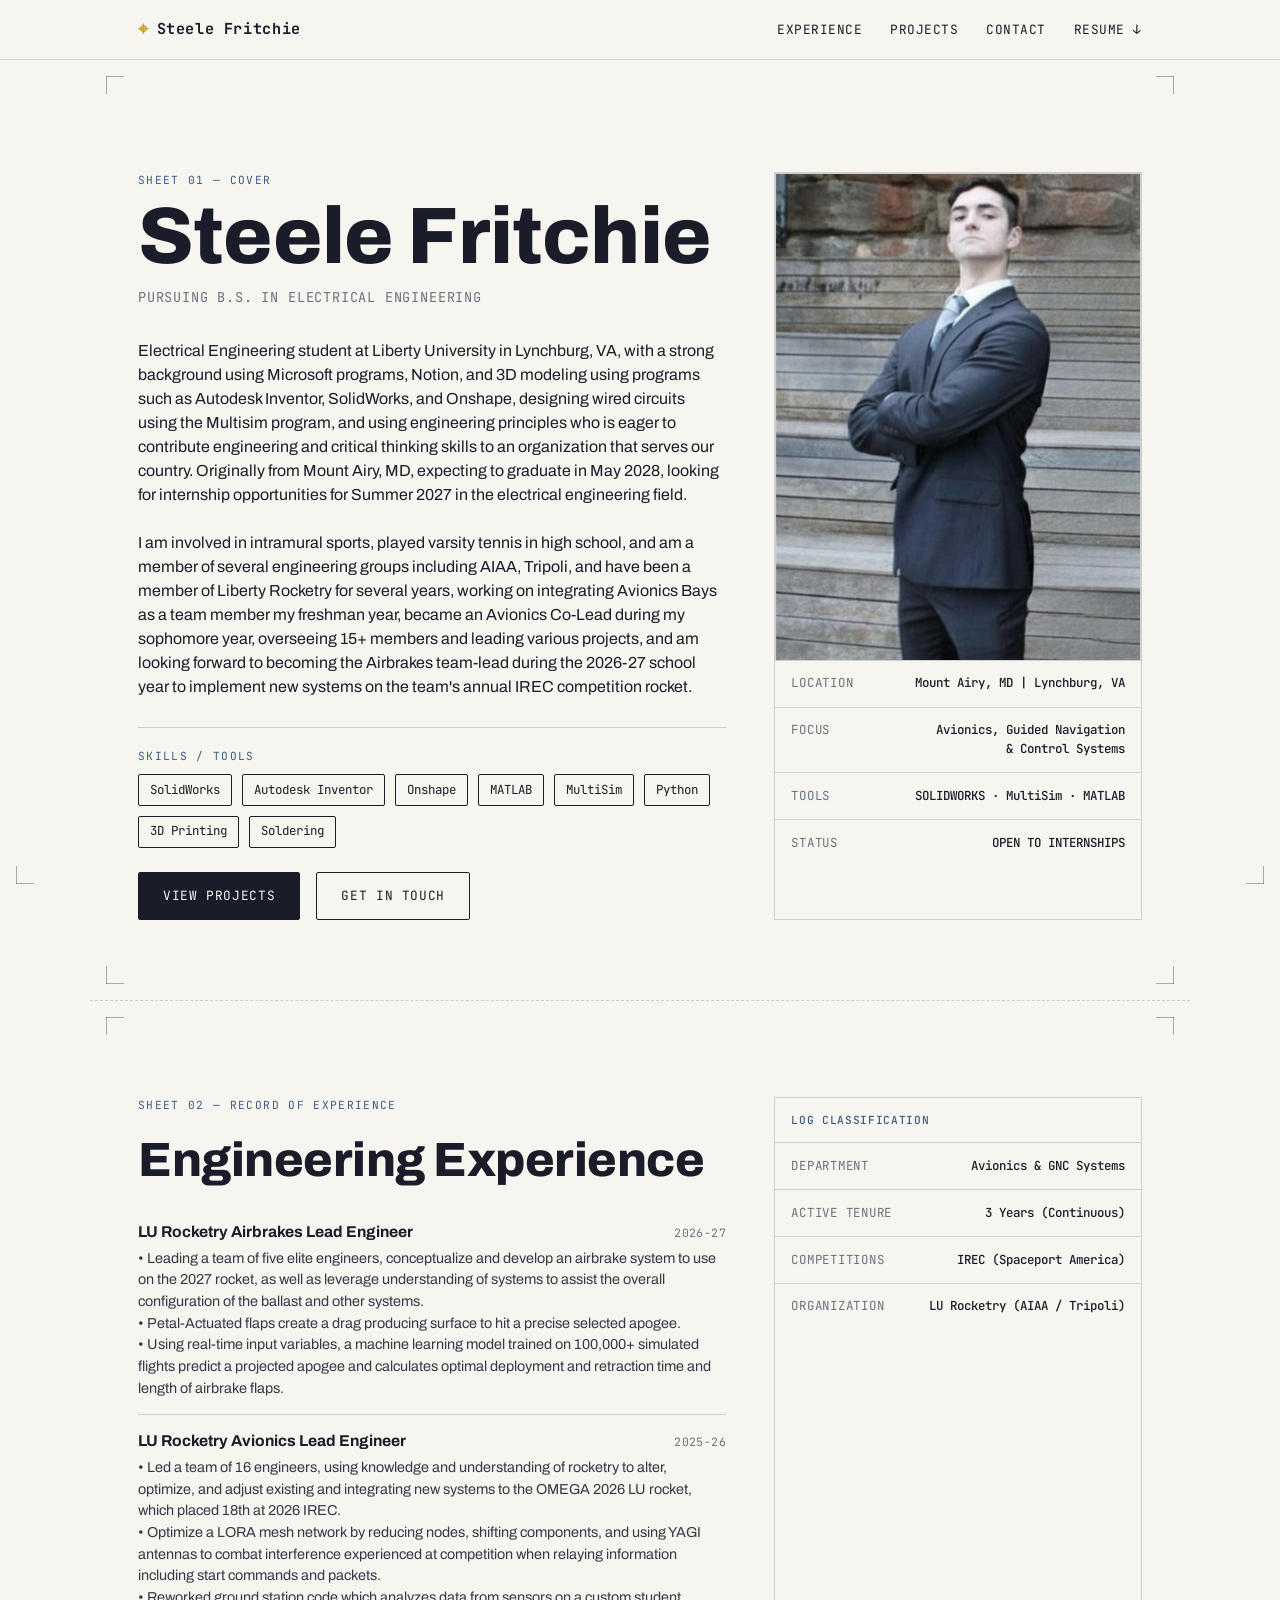
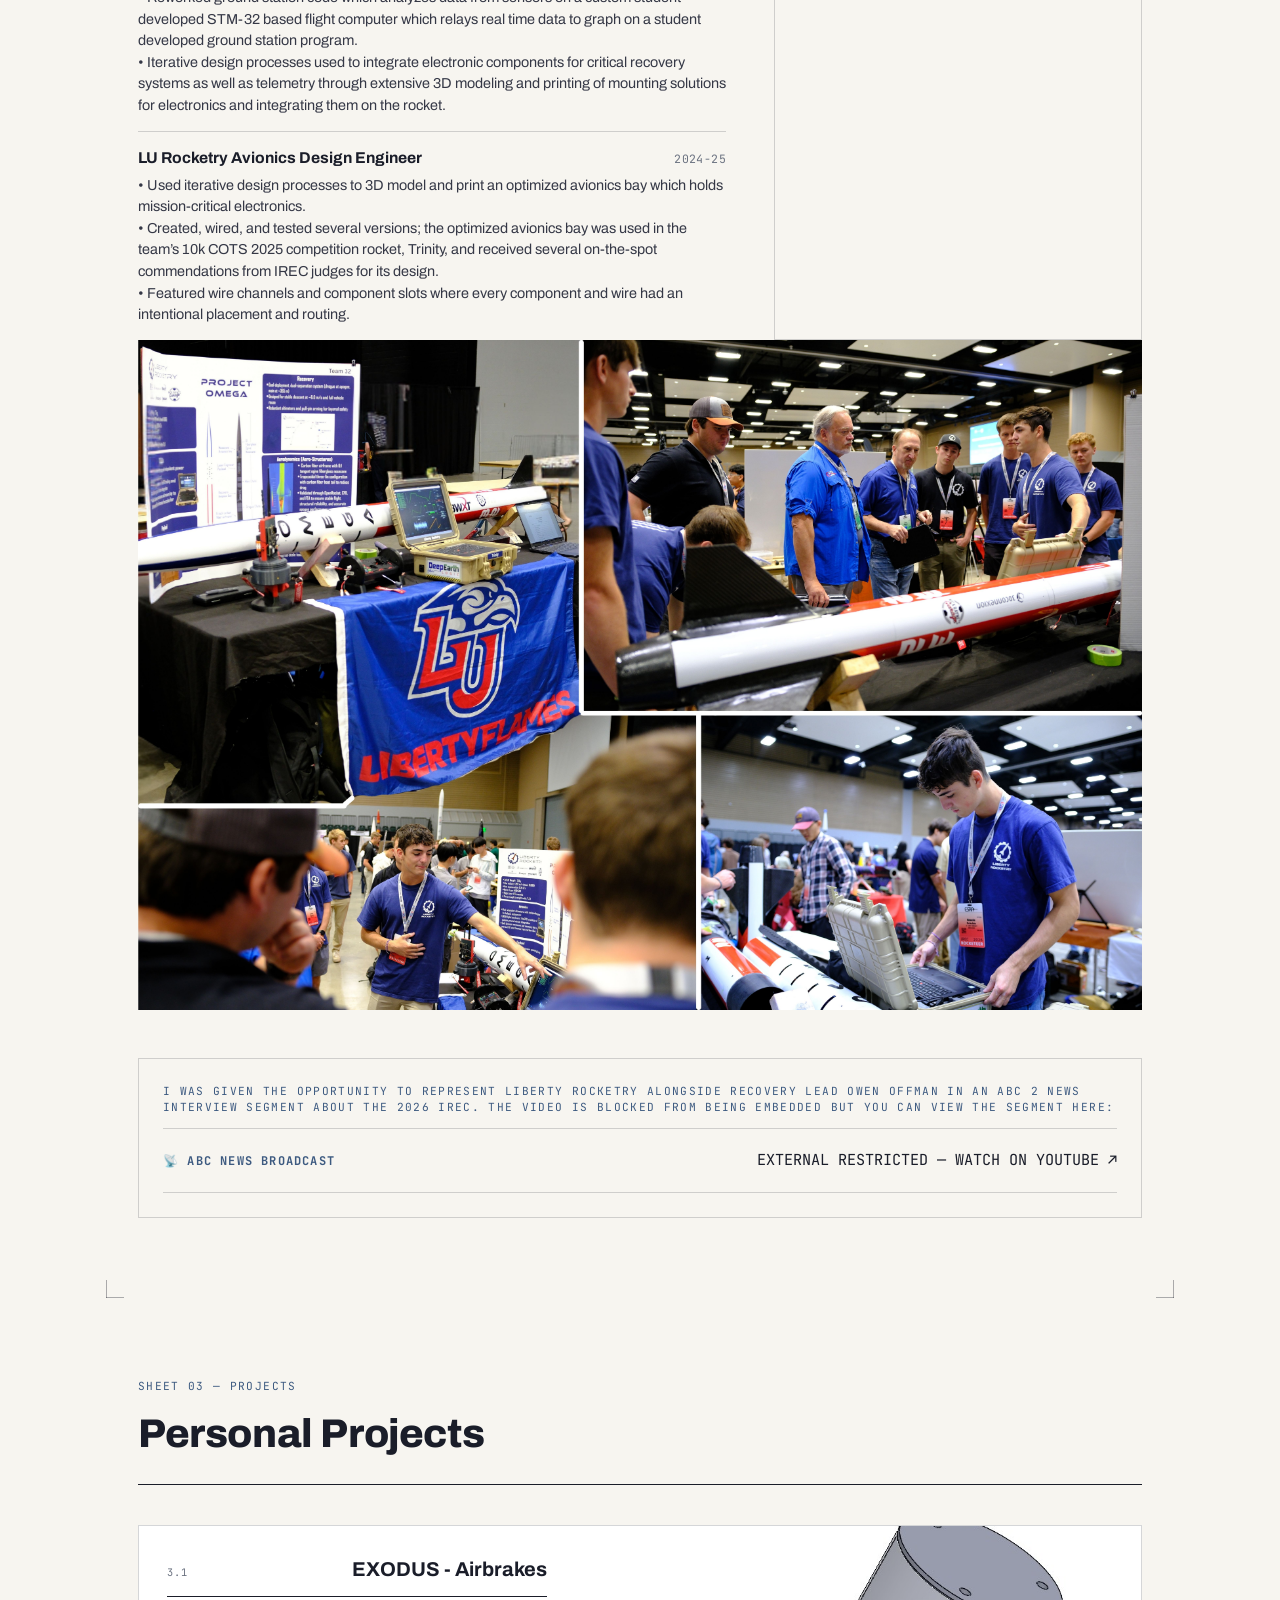
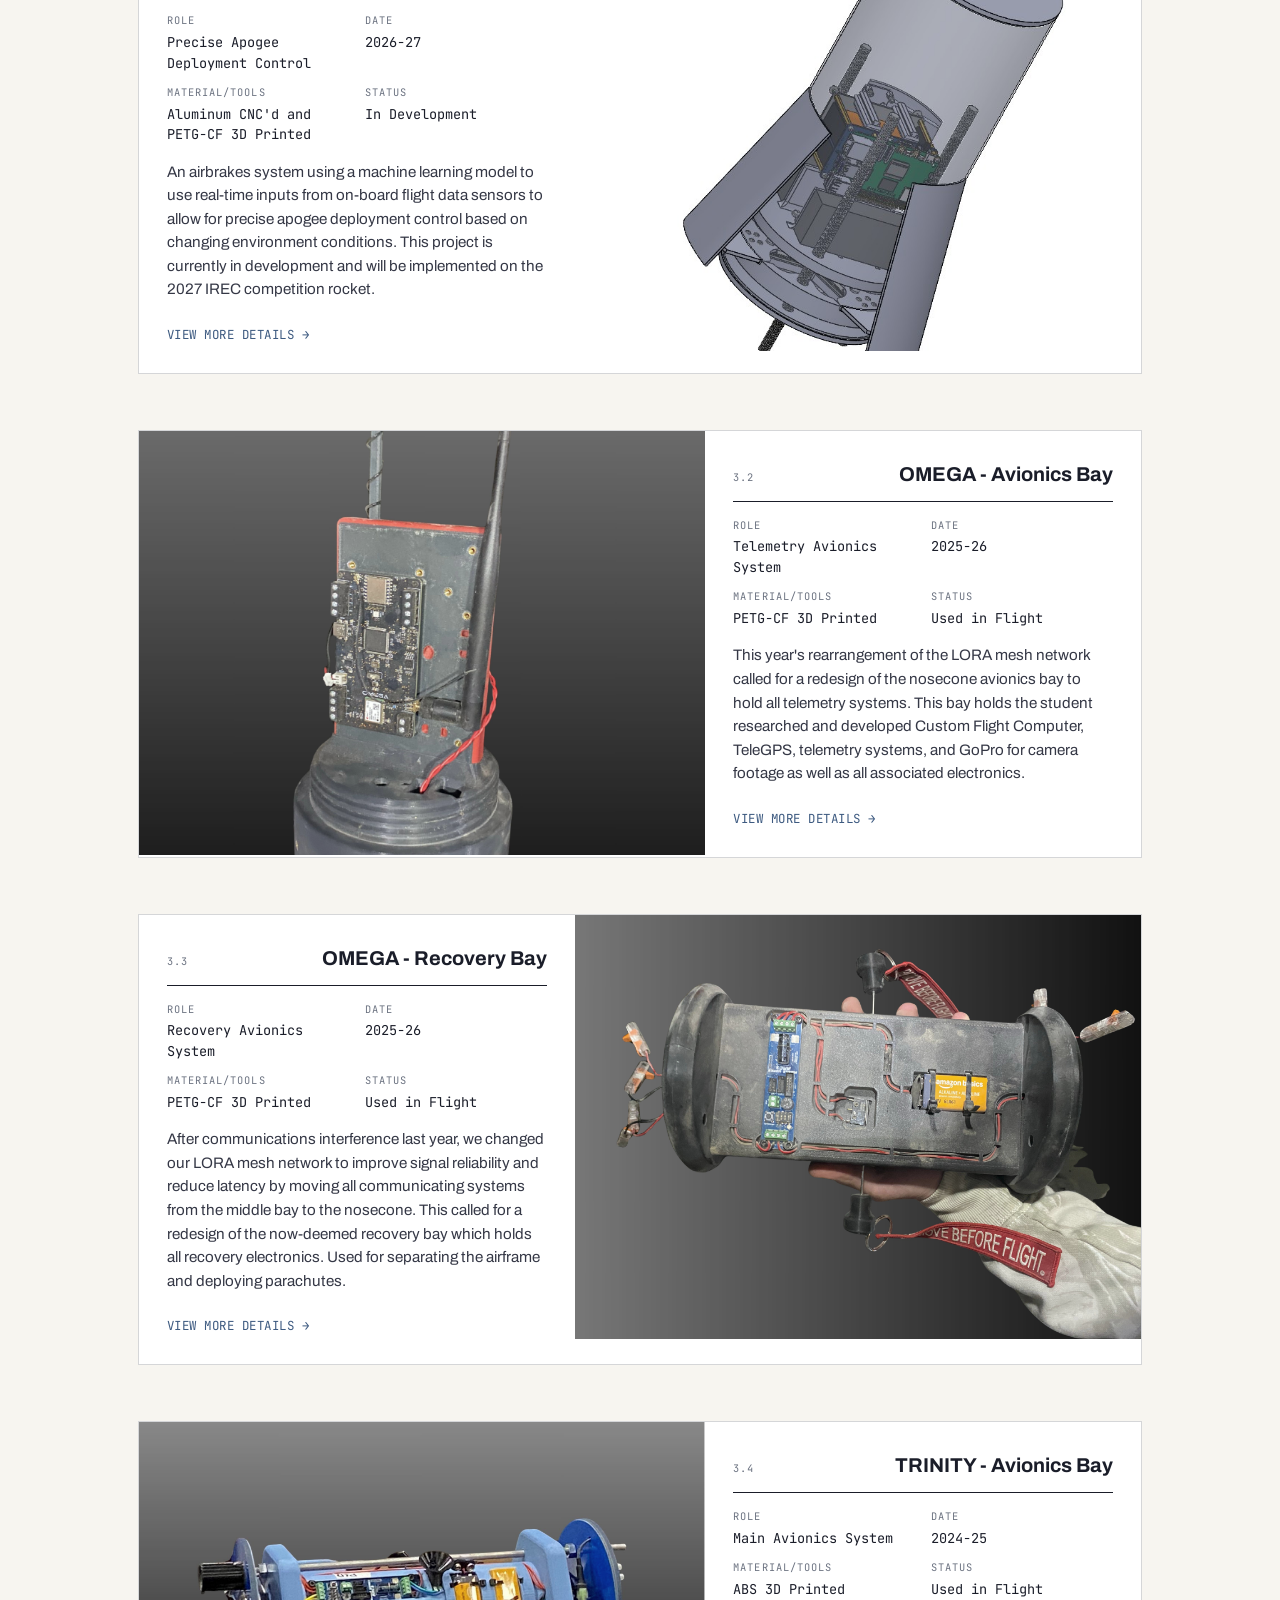
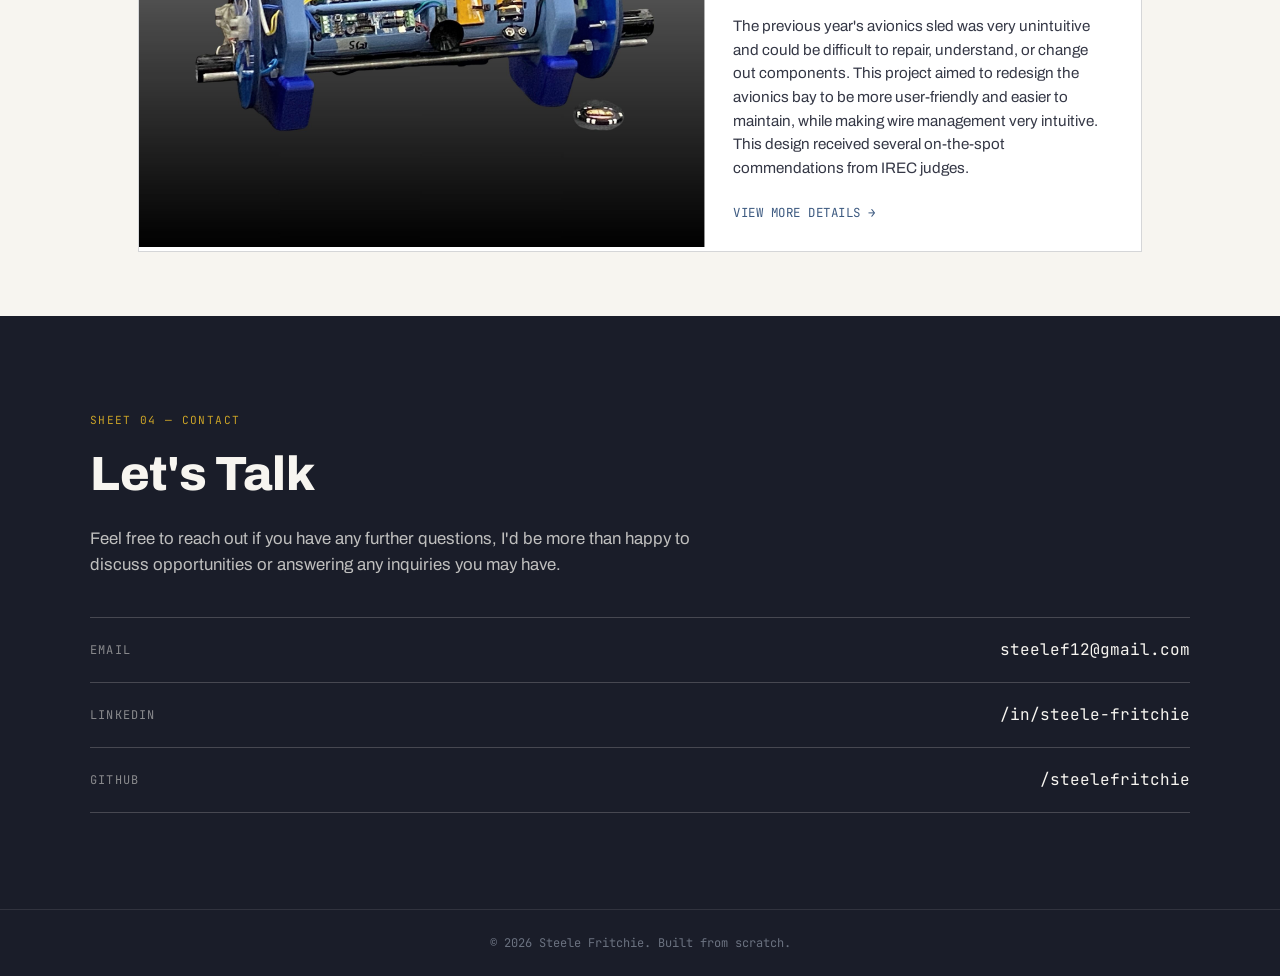
<file: index.html>
<!DOCTYPE html>
<html lang="en">
<head>
<meta charset="UTF-8">
<meta name="viewport" content="width=device-width, initial-scale=1.0">
<title>Steele Fritchie — Engineering Portfolio</title>
<meta name="description" content="Electrical Engineering Portfolio — projects, design work, and technical builds.">
<link rel="preconnect" href="https://fonts.googleapis.com">
<link rel="preconnect" href="https://fonts.gstatic.com" crossorigin>
<link href="https://fonts.googleapis.com/css2?family=JetBrains+Mono:wght@400;500;700&family=Archivo:wght@400;500;600;700;800&display=swap" rel="stylesheet">
<link rel="stylesheet" href="style.css">
</head>
<body>

<!-- ============ NAV ============ -->
<header class="site-header">
  <div class="header-inner">
    <a href="#top" class="brand">
      <span class="brand-mark">⌖</span>
      <span class="brand-name">Steele Fritchie</span>
    </a>
    <nav class="main-nav">
      <a href="#experience">Experience</a>
      <a href="#projects">Projects</a>
      <a href="#contact">Contact</a>
      <a href="files/FRITCHIE_STEELE_RESUME.pdf">Resume ↓</a>
    </nav>
  </div>
</header>

<main>

  <!-- ============ HERO ============ -->
  <section class="hero" id="top">
    <div class="hero-grid">
      <div class="hero-text">
        <p class="title-block-label">SHEET 01 — COVER</p>
        <h1>Steele Fritchie</h1>
        <p class="hero-role">PURSUING B.S. IN ELECTRICAL ENGINEERING</p>
        <p class="hero-blurb">
        <p>
          Electrical Engineering student at Liberty University in Lynchburg, VA, with a strong 
          background using Microsoft programs, Notion, and 3D modeling using programs such 
          as Autodesk Inventor, SolidWorks, and Onshape, designing wired circuits using the 
          Multisim program, and using engineering principles who is eager to contribute 
          engineering and critical thinking skills to an organization that serves our country. 
          Originally from Mount Airy, MD, expecting to graduate in May 2028, looking
          for internship opportunities for Summer 2027 in the electrical engineering field.
        </p>
        <br>
        <p>
         I am involved in intramural sports, played varsity tennis in high school, and am
          a member of several engineering groups including AIAA, Tripoli, and have been a
          member of Liberty Rocketry for several years, working on integrating Avionics Bays
          as a team member my freshman year, became an Avionics Co-Lead during my sophomore year,
          overseeing 15+ members and leading various projects, and am looking forward to becoming
          the Airbrakes team-lead during the 2026-27 school year to implement new systems on the
          team's annual IREC competition rocket.
       </p>
        <div class="skills-block">
          <p class="title-block-label">SKILLS / TOOLS</p>
          <ul class="skills-list">
            <li>SolidWorks</li>
            <li>Autodesk Inventor</li>
            <li>Onshape</li>
            <li>MATLAB</li>
            <li>MultiSim</li>
            <li>Python</li>
            <li>3D Printing</li>
            <li>Soldering</li>
          </ul>
        </div>
        <br>
        <div class="hero-actions">
          <a href="#projects" class="btn btn-primary">View Projects</a>
          <a href="#contact" class="btn btn-ghost">Get in Touch</a>
        </div>
      </div>
      <div class="hero-spec">
        <div class="about-photo">
        <img src="images/profile.jpg" alt="PLACEHOLDER: your profile photo">
        </div>
        <div class="spec-row"><span>LOCATION</span><span>Mount Airy, MD | Lynchburg, VA</span></div>
        <div class="spec-row"><span>FOCUS</span><span>Avionics, Guided Navigation<br>& Control Systems</span></div>
        <div class="spec-row"><span>TOOLS</span><span>SOLIDWORKS · MultiSim · MATLAB</span></div>
        <div class="spec-row"><span>STATUS</span><span>OPEN TO INTERNSHIPS</span></div>
      </div>
    </div>
    <div class="corner-mark corner-tl"></div>
    <div class="corner-mark corner-tr"></div>
    <div class="corner-mark corner-bl"></div>
    <div class="corner-mark corner-br"></div>
  </section>

 <section class="experience" id="experience">
  <div class="hero-grid">
    
    <div class="hero-text">
      <p class="title-block-label">SHEET 02 — RECORD OF EXPERIENCE</p>
      <h2 style="font-size: clamp(2rem, 5vw, 3rem); margin-bottom: 1.5rem;">Engineering Experience</h2>
      
      <div class="experience-log" style="margin-top: 0; border-top: none; padding-top: 0; max-width: 100%;">
        <ul class="exp-list">
          <li class="exp-item">
            <div class="exp-row">
              <span class="exp-title">LU Rocketry Airbrakes Lead Engineer</span>
              <span class="exp-date">2026-27</span>
            </div>
            <p class="exp-desc">• Leading a team of five elite engineers, conceptualize and develop an airbrake system to use on the 2027 rocket, as well as leverage understanding of systems to assist the overall configuration of the ballast and other systems.</p>
            <p class="exp-desc">• Petal-Actuated flaps create a drag producing surface to hit a precise selected apogee.</p>
            <p class="exp-desc">• Using real-time input variables, a machine learning model trained on 100,000+ simulated flights predict a projected apogee and calculates optimal deployment and retraction time and length of airbrake flaps.</p>
          </li>
          <li class="exp-item">
            <div class="exp-row">
              <span class="exp-title">LU Rocketry Avionics Lead Engineer</span>
              <span class="exp-date">2025-26</span>
            </div>
            <p class="exp-desc">• Led a team of 16 engineers, using knowledge and understanding of rocketry to alter, optimize, and adjust existing and integrating new systems to the OMEGA 2026 LU rocket, which placed 18th at 2026 IREC.</p>
            <p class="exp-desc">• Optimize a LORA mesh network by reducing nodes, shifting components, and using YAGI antennas to combat interference experienced at competition when relaying information including start commands and packets.</p>
            <p class="exp-desc">• Reworked ground station code which analyzes data from sensors on a custom student developed STM-32 based flight computer which relays real time data to graph on a student developed ground station program.</p>
            <p class="exp-desc">• Iterative design processes used to integrate electronic components for critical recovery systems as well as telemetry through extensive 3D modeling and printing of mounting solutions for electronics and integrating them on the rocket.
</p>
          </li>
          <li class="exp-item">
            <div class="exp-row">
              <span class="exp-title">LU Rocketry Avionics Design Engineer</span>
              <span class="exp-date">2024-25</span>
            </div>
            <p class="exp-desc">• Used iterative design processes to 3D model and print an optimized avionics bay which holds mission-critical electronics.</p>
            <p class="exp-desc">• Created, wired, and tested several versions; the optimized avionics bay was used in the team’s 10k COTS 2025 competition rocket, Trinity, and received several on-the-spot commendations from IREC judges for its design.</p>
            <p class="exp-desc">• Featured wire channels and component slots where every component and wire had an intentional placement and routing.</p>
          </li>
        </ul>
      </div>
    </div>
    
    <aside class="hero-spec">
      <div class="spec-row">
        <span style="text-transform: uppercase; font-size: 0.7rem; color: var(--steel);">LOG CLASSIFICATION</span>
      </div>
      <div class="spec-row"><span>DEPARTMENT</span><span>Avionics & GNC Systems</span></div>
      <div class="spec-row"><span>ACTIVE TENURE</span><span>3 Years (Continuous)</span></div>
      <div class="spec-row"><span>COMPETITIONS</span><span>IREC (Spaceport America)</span></div>
      <div class="spec-row"><span>ORGANIZATION</span><span>LU Rocketry (AIAA / Tripoli)</span></div>
    </aside>
  </div>

  <div class="experience-panoramic-photo">
    <img src="images/omega.jpg" alt="Engineering Experience Team Work / Launch">
  </div>

<div class="blueprint-video-container">
  <p class="title-block-label" style="margin-bottom: 0.75rem;">I was given the opportunity to represent Liberty Rocketry alongside Recovery Lead Owen Offman in an ABC 2 News interview segment about the 2026 IREC. The video is blocked from being embedded but you can view the segment here:</p>
  
  <div class="media-broadcast-row">
    <a href="https://www.youtube.com/watch?v=FBKUkgB2q4A" target="_blank" class="broadcast-strip-link" rel="noopener">
      <span class="broadcast-label">📡 ABC NEWS BROADCAST</span>
      <span class="broadcast-value">EXTERNAL RESTRICTED — WATCH ON YOUTUBE ↗</span>
    </a>
  </div>
</div>

  <div class="corner-mark corner-tl"></div>
  <div class="corner-mark corner-tr"></div>
  <div class="corner-mark corner-bl"></div>
  <div class="corner-mark corner-br"></div>
</section>

    <div class="corner-mark corner-tl"></div>
    <div class="corner-mark corner-tr"></div>
    <div class="corner-mark corner-bl"></div>
    <div class="corner-mark corner-br"></div>
  </section>

  <!-- ============ PROJECTS ============ -->
  <section class="projects" id="projects">
    <div class="section-head">
      <p class="title-block-label">SHEET 03 — PROJECTS</p>
      <h2>Personal Projects</h2>
    </div>

    <div class="sheet-stack">

<!-- PROJECT 1 -->
        <article class="sheet sheet-reverse">
        <div class="sheet-image">
        <img src="images/exodusairbrakeSW.jpg" alt="Exodus Airbrakes"></div>
        <div class="sheet-titleblock">
          <div class="tb-row tb-main">
            <span class="tb-label">3.1</span>
            <span class="tb-value">EXODUS - Airbrakes</span>
          </div>
          <div class="tb-grid">
            <div class="tb-cell"><span class="tb-label">ROLE</span><span class="tb-value">Precise Apogee Deployment Control</span></div>
            <div class="tb-cell"><span class="tb-label">DATE</span><span class="tb-value">2026-27</span></div>
            <div class="tb-cell"><span class="tb-label">MATERIAL/TOOLS</span><span class="tb-value">Aluminum CNC'd and PETG-CF 3D Printed</span></div>
            <div class="tb-cell"><span class="tb-label">STATUS</span><span class="tb-value">In Development</span></div>
          </div>
          <p class="tb-desc">
            An airbrakes system using a machine learning model to use real-time inputs from on-board flight data sensors to allow for precise apogee deployment control based on changing environment conditions. This project is currently in development and will be implemented on the 2027 IREC competition rocket.
          </p>
          <a href="exodus-airbrake.html" class="tb-link">View More Details →</a>
        </div>
      </article>

     <!-- PROJECT 2 -->
     <article class="sheet">
        <div class="sheet-image">
          <img src="images/omegaavbay.jpg" alt="Omega Avionics Bay">
        </div>
        <div class="sheet-titleblock">
          <div class="tb-row tb-main">
            <span class="tb-label">3.2</span>
            <span class="tb-value">OMEGA - Avionics Bay</span>
          </div>
          <div class="tb-grid">
            <div class="tb-cell"><span class="tb-label">ROLE</span><span class="tb-value">Telemetry Avionics System</span></div>
            <div class="tb-cell"><span class="tb-label">DATE</span><span class="tb-value">2025-26</span></div>
            <div class="tb-cell"><span class="tb-label">MATERIAL/TOOLS</span><span class="tb-value">PETG-CF 3D Printed</span></div>
            <div class="tb-cell"><span class="tb-label">STATUS</span><span class="tb-value">Used in Flight</span></div>
          </div>
          <p class="tb-desc">
            This year's rearrangement of the LORA mesh network called for a redesign of the nosecone avionics bay to hold all telemetry systems. This bay holds the student researched and developed Custom Flight Computer, TeleGPS, telemetry systems, and GoPro for camera footage as well as all associated electronics.
          </p>
          <a href="omega-avionics.html" class="tb-link">View More Details →</a>
        </div>
      </article>

      <!-- PROJECT 3 -->
        <article class="sheet sheet-reverse">
        <div class="sheet-image">
        <img src="images/omegarecbay2rot.jpg" alt="Omega Recovery Bay"></div>
        <div class="sheet-titleblock">
          <div class="tb-row tb-main">
            <span class="tb-label">3.3</span>
            <span class="tb-value">OMEGA - Recovery Bay</span>
          </div>
          <div class="tb-grid">
            <div class="tb-cell"><span class="tb-label">ROLE</span><span class="tb-value">Recovery Avionics System</span></div>
            <div class="tb-cell"><span class="tb-label">DATE</span><span class="tb-value">2025-26</span></div>
            <div class="tb-cell"><span class="tb-label">MATERIAL/TOOLS</span><span class="tb-value">PETG-CF 3D Printed</span></div>
            <div class="tb-cell"><span class="tb-label">STATUS</span><span class="tb-value">Used in Flight</span></div>
          </div>
          <p class="tb-desc">
            After communications interference last year, we changed our LORA mesh network to improve signal reliability and reduce latency by moving all communicating systems from the middle bay to the nosecone. This called for a redesign of the now-deemed recovery bay which holds all recovery electronics. Used for separating the airframe and deploying parachutes.
          </p>
          <a href="omega-recovery.html" class="tb-link">View More Details →</a>
        </div>
      </article>

      <!-- PROJECT 4 -->
     <article class="sheet">
        <div class="sheet-image">
          <img src="images/trinityavbay.jpg" alt="Trinity Avionics Bay">
        </div>
        <div class="sheet-titleblock">
          <div class="tb-row tb-main">
            <span class="tb-label">3.4</span>
            <span class="tb-value">TRINITY - Avionics Bay</span>
          </div>
          <div class="tb-grid">
            <div class="tb-cell"><span class="tb-label">ROLE</span><span class="tb-value">Main Avionics System</span></div>
            <div class="tb-cell"><span class="tb-label">DATE</span><span class="tb-value">2024-25</span></div>
            <div class="tb-cell"><span class="tb-label">MATERIAL/TOOLS</span><span class="tb-value">ABS 3D Printed</span></div>
            <div class="tb-cell"><span class="tb-label">STATUS</span><span class="tb-value">Used in Flight</span></div>
          </div>
          <p class="tb-desc">
            The previous year's avionics sled was very unintuitive and could be difficult to repair, understand, or change out components. This project aimed to redesign the avionics bay to be more user-friendly and easier to maintain, while making wire management very intuitive. This design received several on-the-spot commendations from IREC judges.
          </p>
          <a href="trinity-avionics.html" class="tb-link">View More Details →</a>
        </div>
      </article>

      <!--
        TO ADD PROJECTS:
        Copy one <article class="sheet">...</article> block above (alternate
        plain "sheet" / "sheet sheet-reverse" for the zig-zag layout) and
        update the text + image path.
      -->

    </div>
  </section>


  <!-- ============ CONTACT ============ -->
  <section class="contact" id="contact">
    <div class="contact-inner">
      <p class="title-block-label">SHEET 04 — CONTACT</p>
      <h2>Let's Talk</h2>
      <p class="contact-blurb">
        Feel free to reach out if you have any further questions, I'd be more than happy to discuss opportunities or answering any inquiries you may have.
      </p>
      <div class="contact-links">
        <a href="mailto:steelef12@gmail.com" class="contact-link">
          <span class="contact-label">EMAIL</span>
          <span class="contact-value">steelef12@gmail.com</span>
        </a>
        <a href="https://linkedin.com/in/steele-fritchie-0195b530b" class="contact-link" target="_blank" rel="noopener">
          <span class="contact-label">LINKEDIN</span>
          <span class="contact-value">/in/steele-fritchie</span>
        </a>
        <a href="https://github.com/steelefritchie" class="contact-link" target="_blank" rel="noopener">
          <span class="contact-label">GITHUB</span>
          <span class="contact-value">/steelefritchie</span>
        </a>
      </div>
    </div>
  </section>

</main>

<footer class="site-footer">
  <p>© <span id="year"></span> Steele Fritchie. Built from scratch.</p>
</footer>

<script>
  document.getElementById('year').textContent = new Date().getFullYear();
</script>

</body>
</html>
</file>
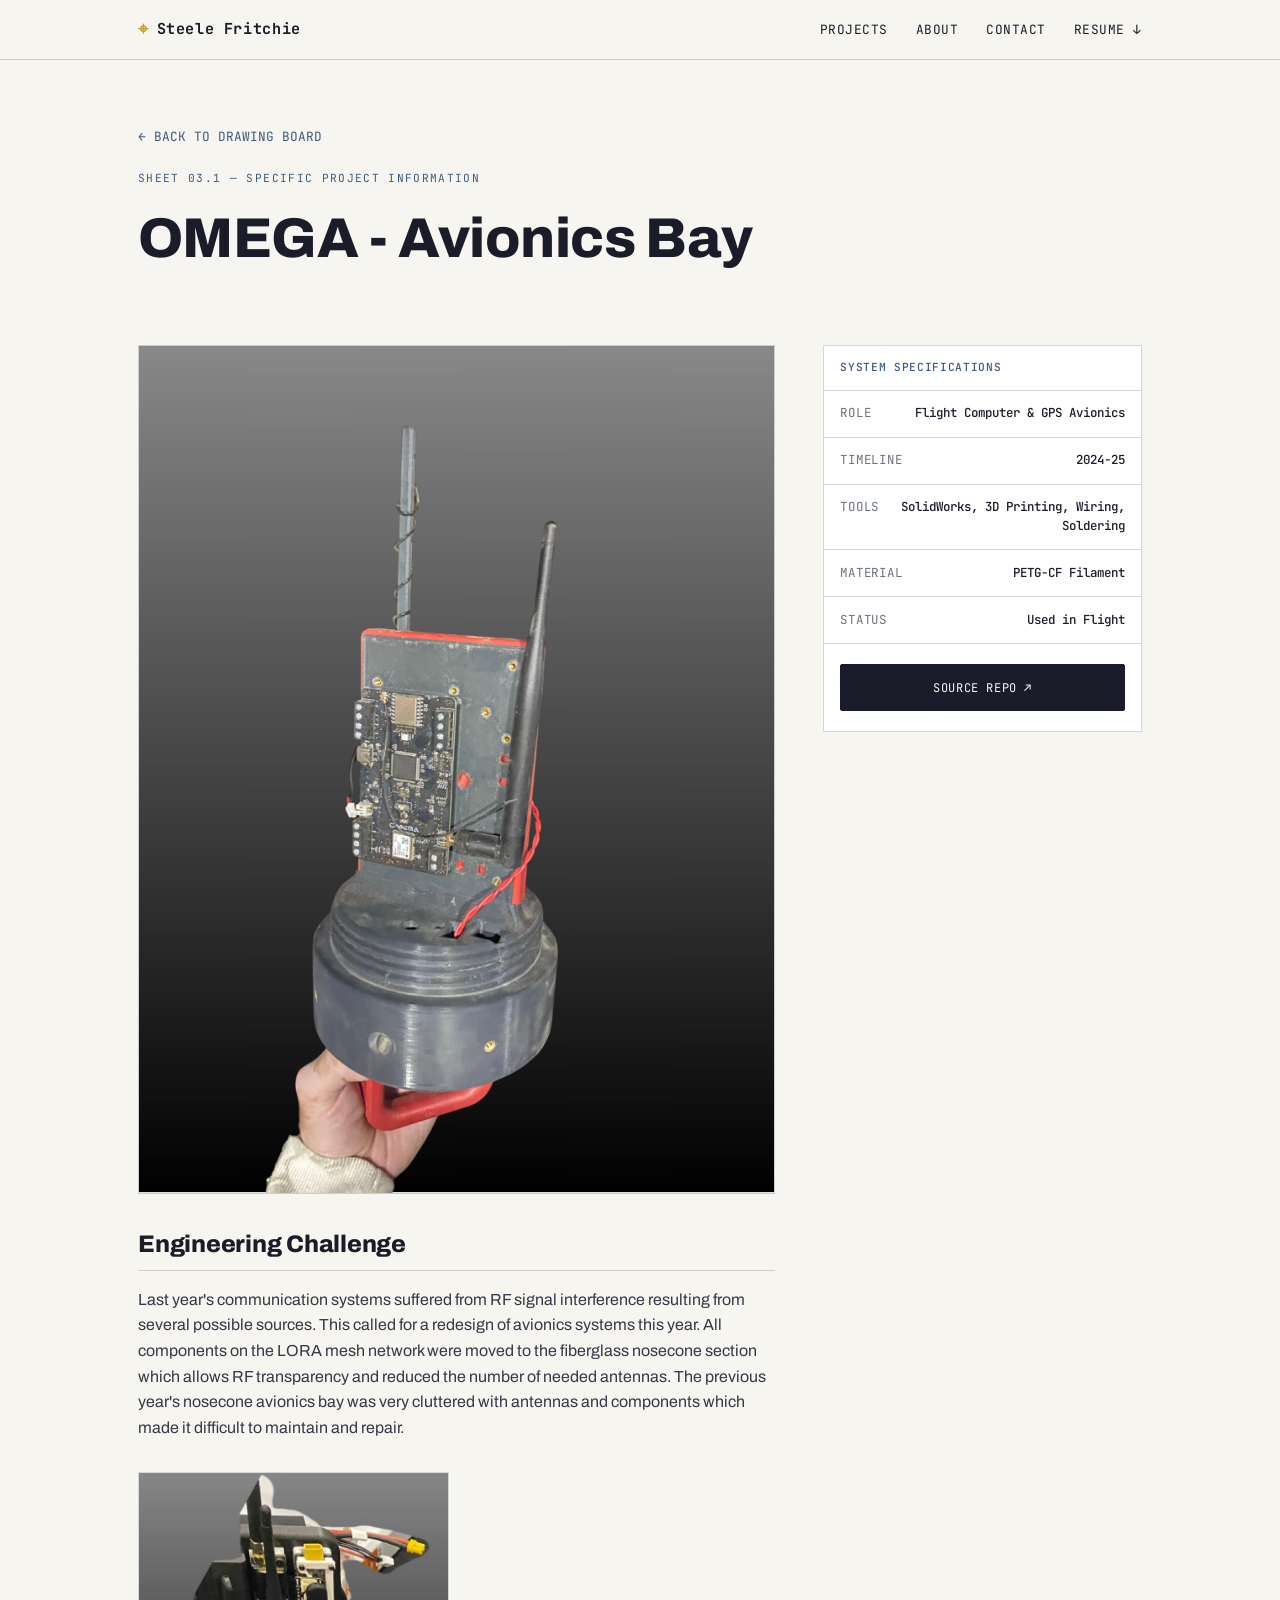
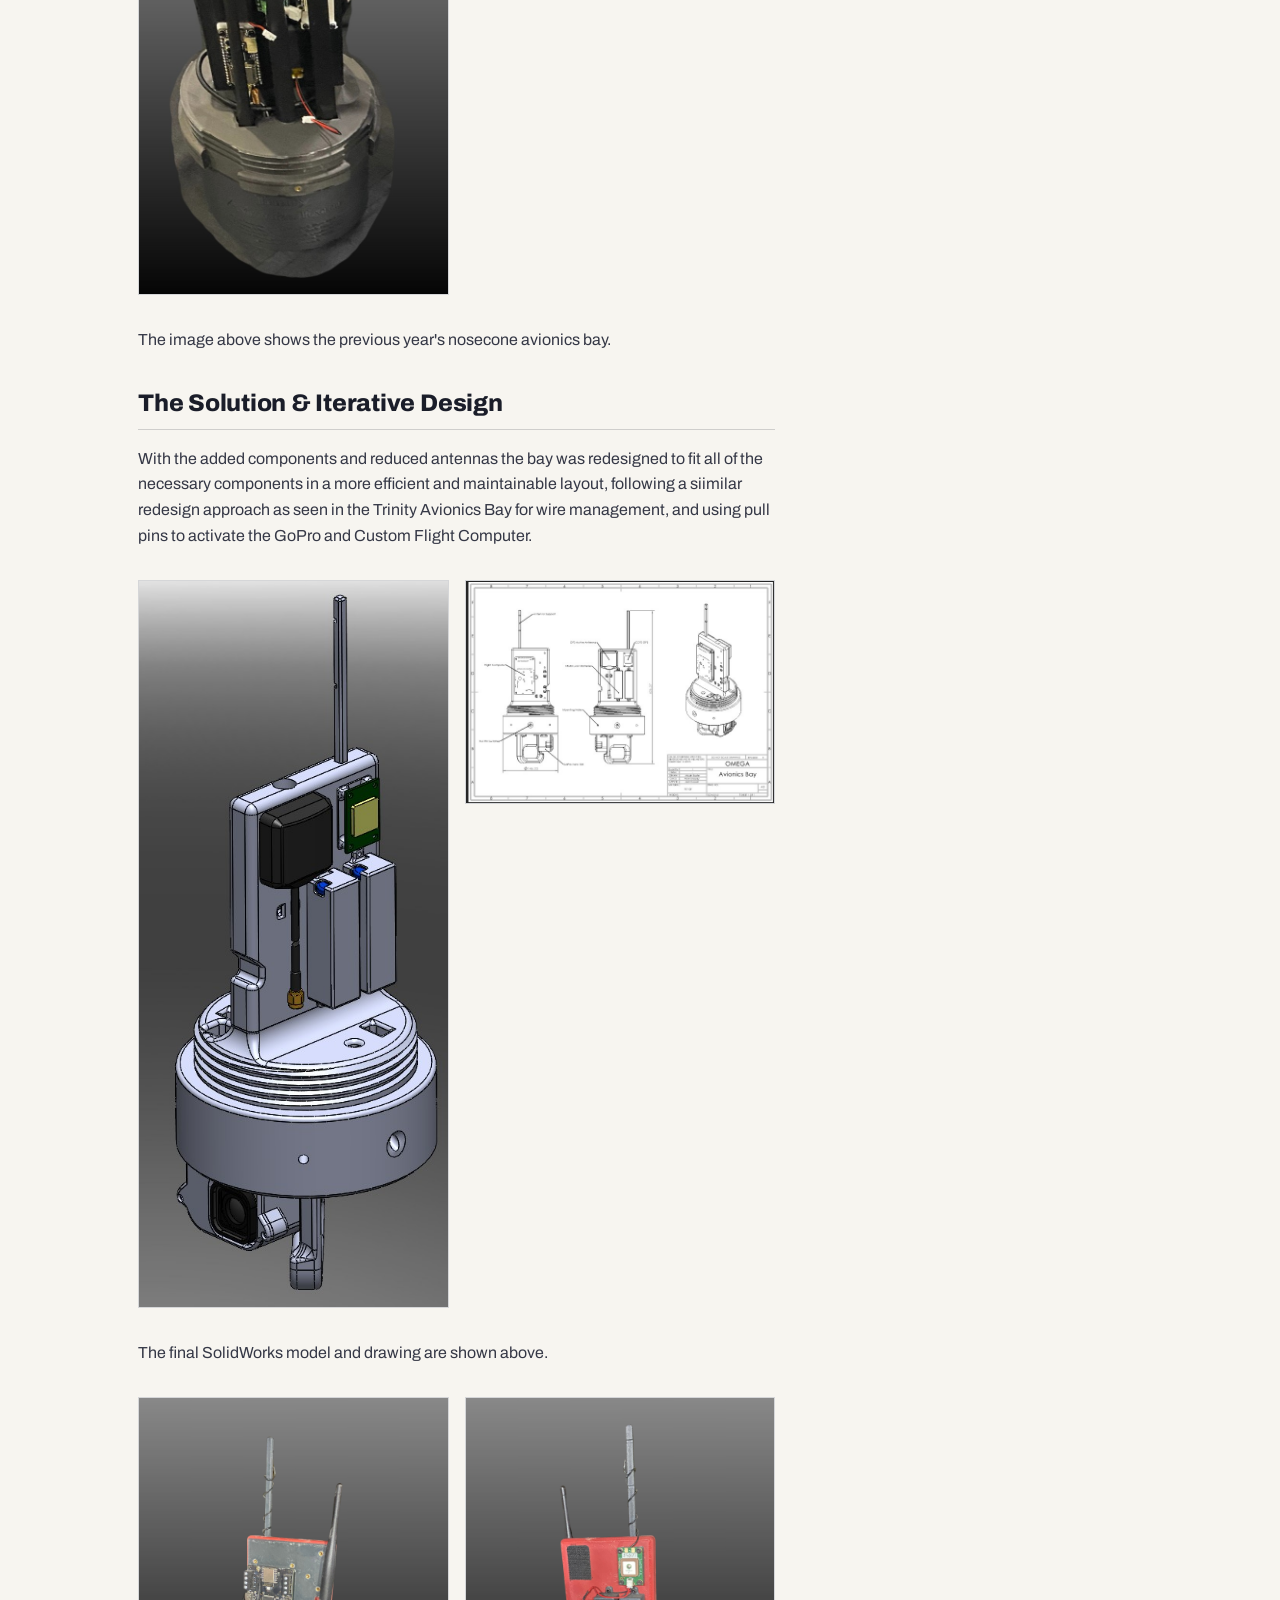
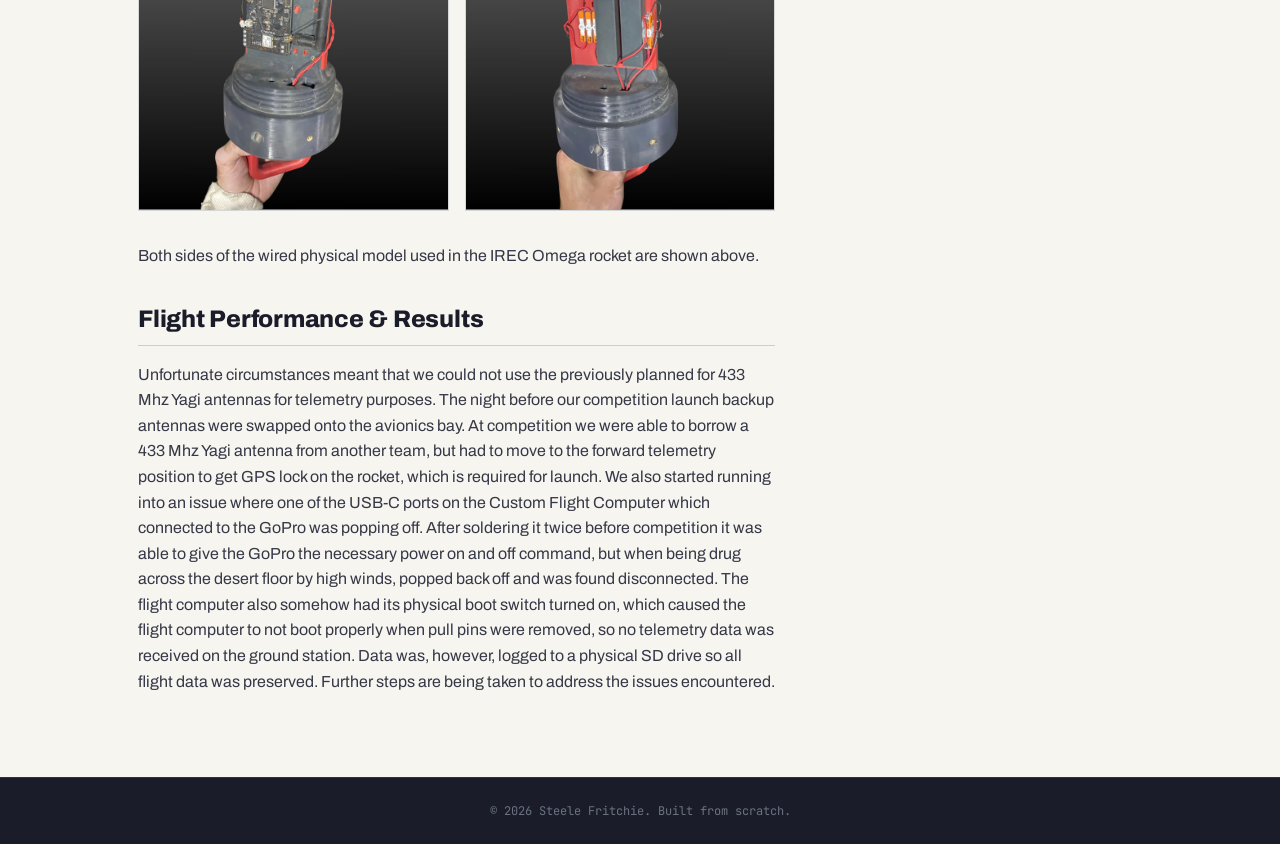
<file: omega-avionics.html>
<!DOCTYPE html>
<html lang="en">
<head>
<meta charset="UTF-8">
<meta name="viewport" content="width=device-width, initial-scale=1.0">
<title>Trinity Avionics Bay — Steele Fritchie</title>
<link rel="preconnect" href="https://fonts.googleapis.com">
<link rel="preconnect" href="https://fonts.gstatic.com" crossorigin>
<link href="https://fonts.googleapis.com/css2?family=JetBrains+Mono:wght@400;500;700&family=Archivo:wght@400;500;600;700;800&display=swap" rel="stylesheet">
<link rel="stylesheet" href="style.css">
<style>
  /* Custom inline overrides to adapt style.css perfectly for a single project layout */
  .project-detail-hero {
    max-width: var(--max-width);
    margin: 0 auto;
    padding: clamp(2rem, 6vw, 4rem) var(--gap) 0;
  }
  .back-link {
    font-family: var(--font-mono);
    font-size: 0.8rem;
    color: var(--steel);
    display: inline-block;
    margin-bottom: 1.5rem;
  }
  .back-link:hover { color: var(--brass); }
  
  .project-body {
    max-width: var(--max-width);
    margin: 0 auto;
    padding: clamp(2rem, 6vw, 4rem) var(--gap);
    display: grid;
    grid-template-columns: 2fr 1fr;
    gap: var(--gap);
  }
  .project-main-content h3 {
    font-size: 1.5rem;
    margin: 2rem 0 1rem;
    border-bottom: 1px solid var(--line);
    padding-bottom: 0.5rem;
  }
  .project-main-content p {
    color: #353846;
    margin-bottom: 1.2rem;
    line-height: 1.6;
  }
  .gallery-grid {
    display: grid;
    grid-template-columns: 1fr 1fr;
    gap: 1rem;
    margin: 2rem 0;
  }
  .gallery-grid img {
    border: 1px solid var(--line);
    background: #fff;
  }
  @media (max-width: 800px) {
    .project-body { grid-template-columns: 1fr; }
  }
</style>
</head>
<body>

<header class="site-header">
  <div class="header-inner">
    <a href="index.html#top" class="brand">
      <span class="brand-mark">⌖</span>
      <span class="brand-name">Steele Fritchie</span>
    </a>
    <nav class="main-nav">
      <a href="index.html#projects">Projects</a>
      <a href="index.html#about">About</a>
      <a href="index.html#contact">Contact</a>
      <a href="files/FRITCHIE_STEELE_RESUME.pdf">Resume ↓</a>
    </nav>
  </div>
</header>

<main>
  <section class="project-detail-hero">
    <a href="index.html#projects" class="back-link">← BACK TO DRAWING BOARD</a>
    <p class="title-block-label">SHEET 03.1 — SPECIFIC PROJECT INFORMATION</p>
    <h1 style="font-size: clamp(2.2rem, 5vw, 3.5rem);">OMEGA - Avionics Bay</h1>
  </section>

  <section class="project-body">
    
    <div class="project-main-content">
      <img src="images/omegaavbay.jpg" alt="Omega Avionics Bay" style="border: 1px solid var(--line); width: 100%;">
      
      <h3>Engineering Challenge</h3>
      <p>
        Last year's communication systems suffered from RF signal interference 
        resulting from several possible sources. This called for a redesign of 
        avionics systems this year. All components on the LORA mesh network were 
        moved to the fiberglass nosecone section which allows RF transparency and 
        reduced the number of needed antennas. 
        The previous year's nosecone avionics bay was very cluttered with antennas 
        and components which made it difficult to maintain and repair. 
      </p>

      <div class="gallery-grid">
        <img src="images/trinitynoseconebay.jpg" alt="Trinity Nosecone Bay" onerror="this.style.background='#eee'; this.style.height='200px'">
      </div>
      
      <p>
        The image above shows the previous year's nosecone avionics bay.
      </p>

      <h3>The Solution & Iterative Design</h3>
      <p>
       With the added
        components and reduced antennas the bay was redesigned to fit all of the
        necessary components in a more efficient and maintainable layout, following
        a siimilar redesign approach as seen in the Trinity Avionics Bay for wire
        management, and using pull pins to activate the GoPro and Custom Flight Computer.
      </p>

        <div class="gallery-grid">
        <img src="images/omegaavbaySW.jpg" alt="Omega Avionics Bay SolidWorks Model" onerror="this.style.background='#eee'; this.style.height='200px'">
        <img src="images/omegaavbaydrawing.jpg" alt="Omega Avionics Bay Drawing" onerror="this.style.background='#eee'; this.style.height='200px'">
      </div>

      <p>
        The final SolidWorks model and drawing are shown above.
      </p>

      <div class="gallery-grid">
        <img src="images/omegaavbay.jpg" alt="Omega Avionics Bay" onerror="this.style.background='#eee'; this.style.height='200px'">
        <img src="images/omegaavbay2.jpg" alt="Omega Avionics Bay Side 2" onerror="this.style.background='#eee'; this.style.height='200px'">
      </div>

      <p>
        Both sides of the wired physical model used in the IREC Omega rocket are shown above.
      </p>

      <h3>Flight Performance & Results</h3>
      <p>
        Unfortunate circumstances meant that we could not use the previously planned for 
        433 Mhz Yagi antennas for telemetry purposes. The night before our competition launch 
        backup antennas were swapped onto the avionics bay. At competition we were able to borrow 
        a 433 Mhz Yagi antenna from another team, but had to move to the forward telemetry position 
        to get GPS lock on the rocket, which is required for launch. We also started running into 
        an issue where one of the USB-C ports on the Custom Flight Computer which connected to the 
        GoPro was popping off. After soldering it twice before competition it was able to give the 
        GoPro the necessary power on and off command, but when being drug across the desert floor by 
        high winds, popped back off and was found disconnected. The flight computer also somehow had 
        its physical boot switch turned on, which caused the flight computer to not boot properly when 
        pull pins were removed, so no telemetry data was received on the ground station. Data was, however, 
        logged to a physical SD drive so all flight data was preserved. Further steps are being taken 
        to address the issues encountered.
      </p>
    </div>

    <aside class="project-sidebar">
      <div class="hero-spec" style="background: #fff; position: sticky; top: 100px;">
        <div class="spec-row"><span style="text-transform: uppercase; font-size: 0.7rem; color: var(--steel);" colspan="2">System Specifications</span></div>
        <div class="spec-row"><span>ROLE</span><span>Flight Computer & GPS Avionics</span></div>
        <div class="spec-row"><span>TIMELINE</span><span>2024-25</span></div>
        <div class="spec-row"><span>TOOLS</span><span>SolidWorks, 3D Printing, Wiring, Soldering</span></div>
        <div class="spec-row"><span>MATERIAL</span><span>PETG-CF Filament</span></div>
        <div class="spec-row"><span>STATUS</span><span>Used in Flight</span></div>
        <div class="spec-row" style="padding: 1.25rem 1rem;">
          <a href="https://github.com/steelefritchie" target="_blank" class="btn btn-primary" style="width: 100%; text-align: center; font-size: 0.75rem;">Source Repo ↗</a>
        </div>
      </div>
    </aside>

  </section>
</main>

<footer class="site-footer">
  <p>© <span id="year"></span> Steele Fritchie. Built from scratch.</p>
</footer>

<script>
  document.getElementById('year').textContent = new Date().getFullYear();
</script>
</body>
</html>
</file>
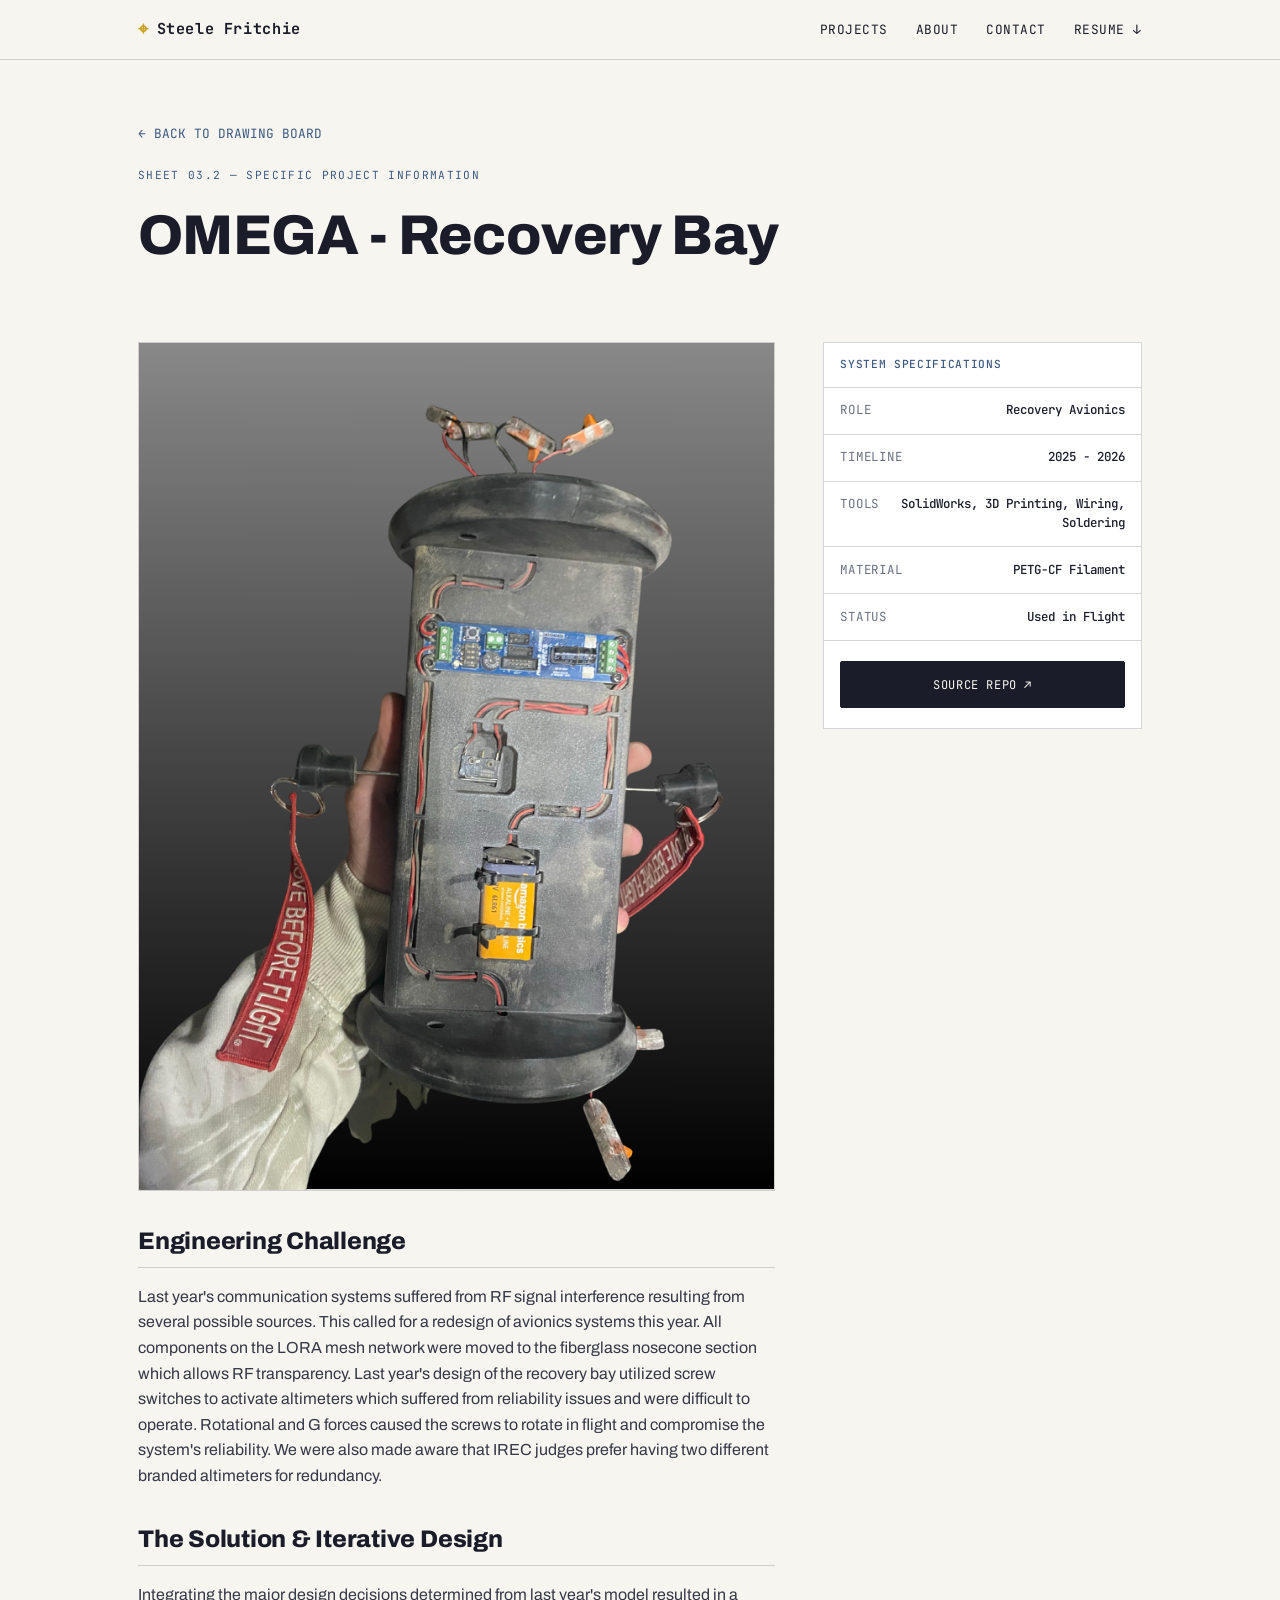
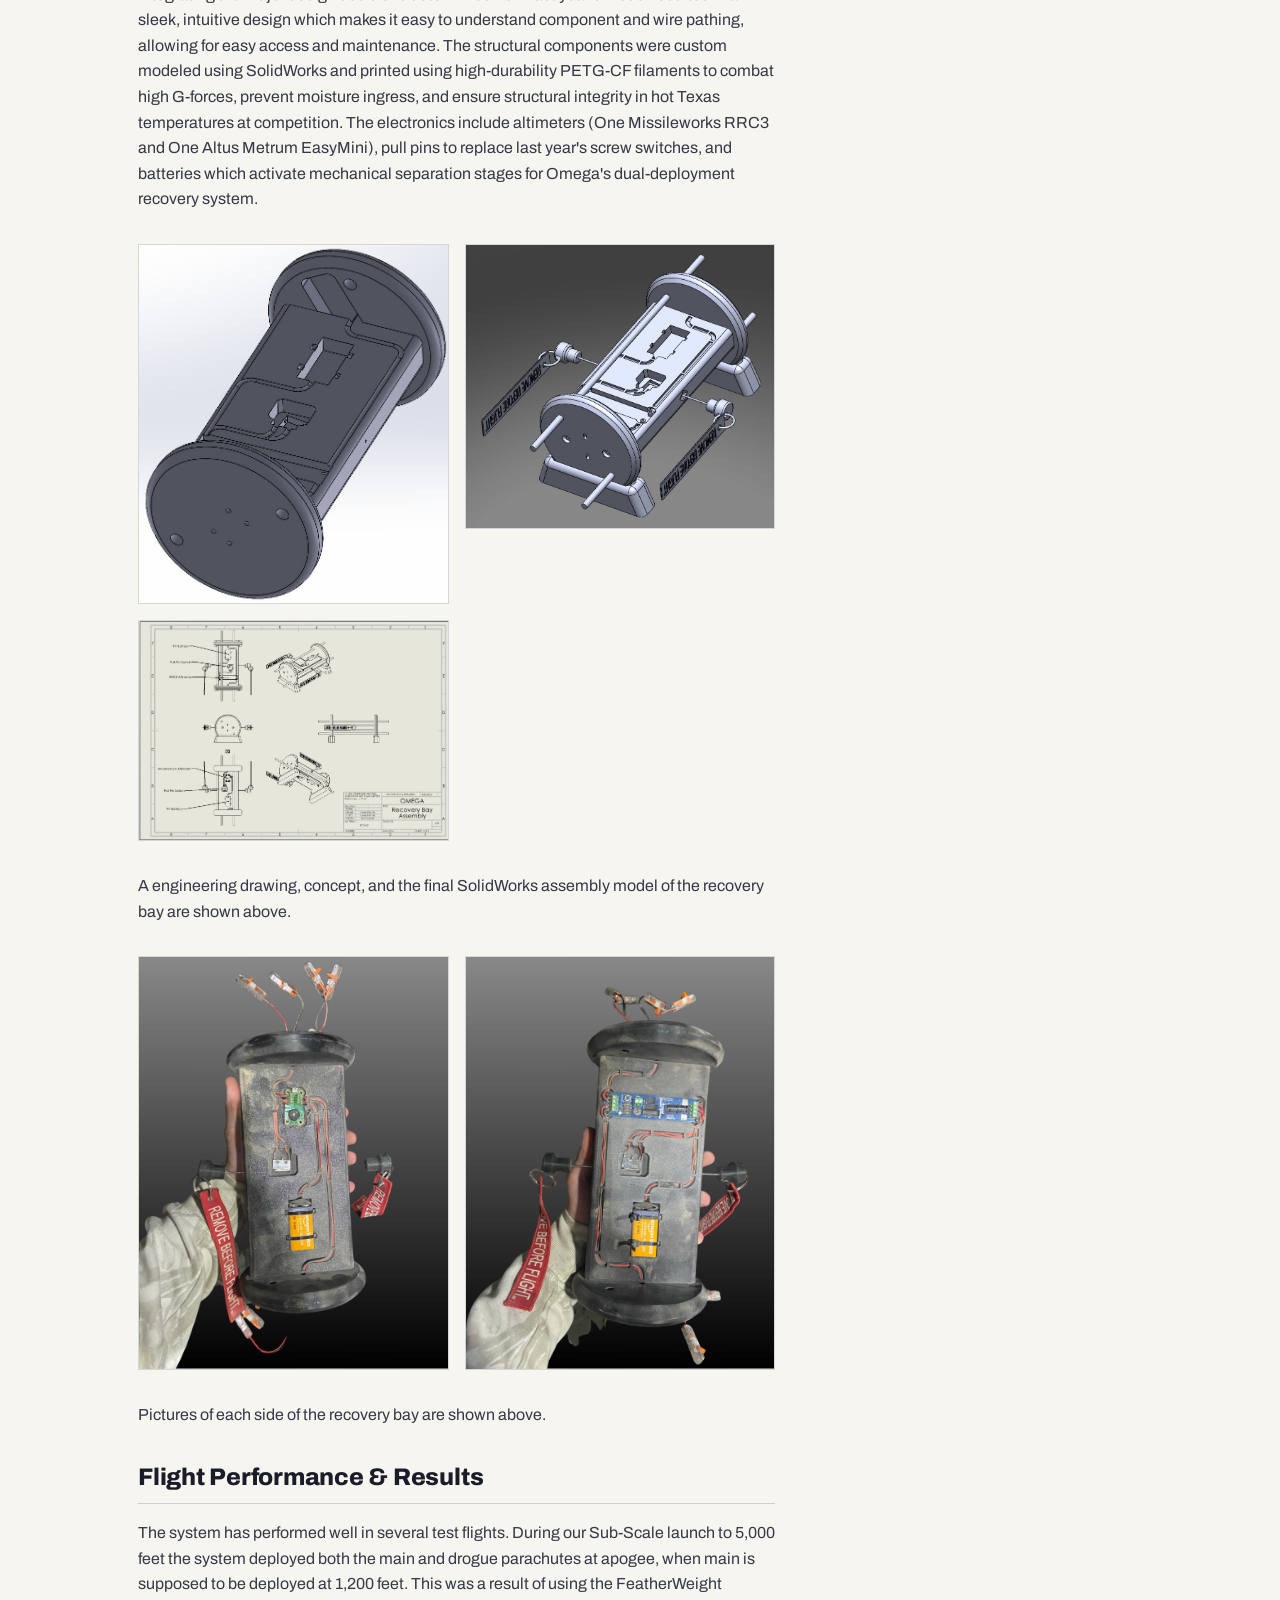
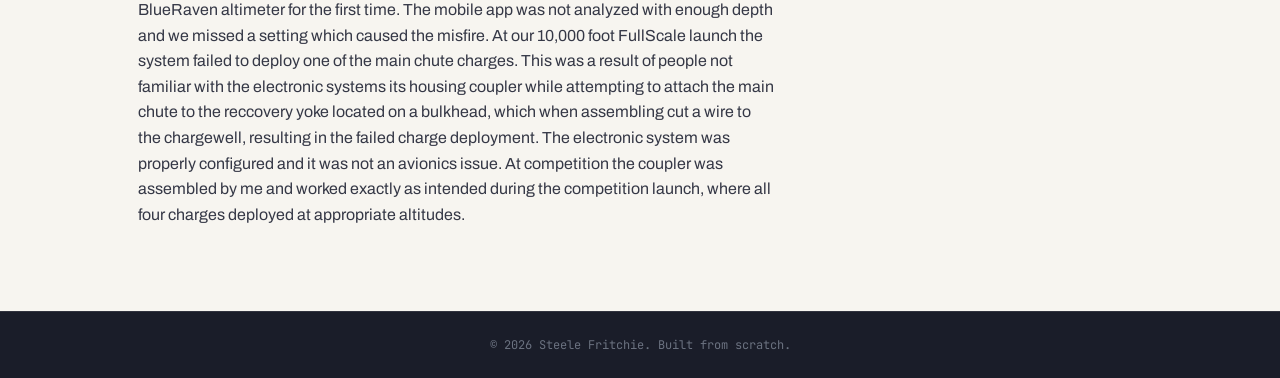
<file: omega-recovery.html>
<html lang="en">
<head>
<meta charset="UTF-8">
<meta name="viewport" content="width=device-width, initial-scale=1.0">
<title>OMEGA Recovery Bay — Steele Fritchie</title>
<link rel="preconnect" href="https://fonts.googleapis.com">
<link rel="preconnect" href="https://fonts.gstatic.com" crossorigin>
<link href="https://fonts.googleapis.com/css2?family=JetBrains+Mono:wght@400;500;700&family=Archivo:wght@400;500;600;700;800&display=swap" rel="stylesheet">
<link rel="stylesheet" href="style.css">
<style>
  /* Custom inline overrides to adapt style.css perfectly for a single project layout */
  .project-detail-hero {
    max-width: var(--max-width);
    margin: 0 auto;
    padding: clamp(2rem, 6vw, 4rem) var(--gap) 0;
  }
  .back-link {
    font-family: var(--font-mono);
    font-size: 0.8rem;
    color: var(--steel);
    display: inline-block;
    margin-bottom: 1.5rem;
  }
  .back-link:hover { color: var(--brass); }
  
  .project-body {
    max-width: var(--max-width);
    margin: 0 auto;
    padding: clamp(2rem, 6vw, 4rem) var(--gap);
    display: grid;
    grid-template-columns: 2fr 1fr;
    gap: var(--gap);
  }
  .project-main-content h3 {
    font-size: 1.5rem;
    margin: 2rem 0 1rem;
    border-bottom: 1px solid var(--line);
    padding-bottom: 0.5rem;
  }
  .project-main-content p {
    color: #353846;
    margin-bottom: 1.2rem;
    line-height: 1.6;
  }
  .gallery-grid {
    display: grid;
    grid-template-columns: 1fr 1fr;
    gap: 1rem;
    margin: 2rem 0;
  }
  .gallery-grid img {
    border: 1px solid var(--line);
    background: #fff;
  }
  @media (max-width: 800px) {
    .project-body { grid-template-columns: 1fr; }
  }
</style>
</head>
<body>

<header class="site-header">
  <div class="header-inner">
    <a href="index.html#top" class="brand">
      <span class="brand-mark">⌖</span>
      <span class="brand-name">Steele Fritchie</span>
    </a>
    <nav class="main-nav">
      <a href="index.html#projects">Projects</a>
      <a href="index.html#about">About</a>
      <a href="index.html#contact">Contact</a>
      <a href="files/FRITCHIE_STEELE_RESUME.pdf">Resume ↓</a>
    </nav>
  </div>
</header>

<main>
  <section class="project-detail-hero">
    <a href="index.html#projects" class="back-link">← BACK TO DRAWING BOARD</a>
    <p class="title-block-label">SHEET 03.2 — SPECIFIC PROJECT INFORMATION</p>
    <h1 style="font-size: clamp(2.2rem, 5vw, 3.5rem);">OMEGA - Recovery Bay</h1>
  </section>

  <section class="project-body">
    
    <div class="project-main-content">
      <img src="images/omegarecbay2.jpg" alt="Main Recovery Bay Assembly" style="border: 1px solid var(--line); width: 100%;">
      
      <h3>Engineering Challenge</h3>
      <p>
        Last year's communication systems suffered from RF signal interference 
        resulting from several possible sources. This called for a redesign of 
        avionics systems this year. All components on the LORA mesh network were 
        moved to the fiberglass nosecone section which allows RF transparency. 
        Last year's design of the recovery bay utilized screw switches to activate altimeters which 
        suffered from reliability issues and were difficult to operate. Rotational 
        and G forces caused the screws to rotate in flight and compromise the system's 
        reliability. We were also made aware that IREC judges prefer having two different
        branded altimeters for redundancy.
      </p>
      
      <h3>The Solution & Iterative Design</h3>
      <p>
        Integrating the major design decisions determined from last year's model 
        resulted in a sleek, intuitive design which makes it easy to understand 
        component and wire pathing, allowing for easy access and maintenance. 
        The structural components were custom modeled using SolidWorks and printed 
        using high-durability PETG-CF filaments to combat high G-forces, prevent 
        moisture ingress, and ensure structural integrity in hot Texas temperatures 
        at competition. The electronics include altimeters (One Missileworks RRC3 and 
        One Altus Metrum EasyMini), pull pins to replace last year's screw switches, 
        and batteries which activate mechanical separation stages for Omega's 
        dual-deployment recovery system.
      </p>

      <div class="gallery-grid">
        <img src="images/omegarecbaySWConcept.jpg" alt="Recovery Bay Concept" onerror="this.style.background='#eee'; this.style.height='200px'">
        <img src="images/omegarecbaySW.jpg" alt="Recovery Bay SW Model" onerror="this.style.background='#eee'; this.style.height='200px'">
        <img src="images/omegarecbaydrawing.jpg" alt="Recovery Bay Drawing" onerror="this.style.background='#eee'; this.style.height='200px'">
      </div>

      <p>
        A engineering drawing, concept, and the final SolidWorks assembly model of the recovery bay are shown above.
      </p>

      <div class="gallery-grid">
        <img src="images/omegarecbay.jpg" alt="Recovery Bay Side 1" onerror="this.style.background='#eee'; this.style.height='200px'">
        <img src="images/omegarecbay2.jpg" alt="Recovery Bay Side 2" onerror="this.style.background='#eee'; this.style.height='200px'">
      </div>

      <p>
        Pictures of each side of the recovery bay are shown above.
      </p>

      <h3>Flight Performance & Results</h3>
      <p>
      The system has performed well in several test flights. During our Sub-Scale 
      launch to 5,000 feet the system deployed both the main and drogue parachutes 
      at apogee, when main is supposed to be deployed at 1,200 feet. This was a result
      of using the FeatherWeight BlueRaven altimeter for the first time. The mobile app 
      was not analyzed with enough depth and we missed a setting which caused the misfire. 
      At our 10,000 foot FullScale launch the system failed to deploy one of the main chute 
      charges. This was a result of people not familiar with the electronic systems its 
      housing coupler while attempting to attach the main chute to the reccovery yoke located
      on a bulkhead, which when assembling cut a wire to the chargewell, resulting in the 
      failed charge deployment. The electronic system was properly configured and it was not
      an avionics issue. At competition the coupler was assembled by me and worked exactly as 
      intended during the competition launch, where all four charges deployed at appropriate
      altitudes.
      </p>
    </div>

    <aside class="project-sidebar">
      <div class="hero-spec" style="background: #fff; position: sticky; top: 100px;">
        <div class="spec-row"><span style="text-transform: uppercase; font-size: 0.7rem; color: var(--steel);" colspan="2">System Specifications</span></div>
        <div class="spec-row"><span>ROLE</span><span>Recovery Avionics</span></div>
        <div class="spec-row"><span>TIMELINE</span><span>2025 - 2026</span></div>
        <div class="spec-row"><span>TOOLS</span><span>SolidWorks, 3D Printing, Wiring, Soldering</span></div>
        <div class="spec-row"><span>MATERIAL</span><span>PETG-CF Filament</span></div>
        <div class="spec-row"><span>STATUS</span><span>Used in Flight</span></div>
        <div class="spec-row" style="padding: 1.25rem 1rem;">
          <a href="https://github.com/steelefritchie" target="_blank" class="btn btn-primary" style="width: 100%; text-align: center; font-size: 0.75rem;">Source Repo ↗</a>
        </div>
      </div>
    </aside>

  </section>
</main>

<footer class="site-footer">
  <p>© <span id="year"></span> Steele Fritchie. Built from scratch.</p>
</footer>

<script>
  document.getElementById('year').textContent = new Date().getFullYear();
</script>
</body>
</html>
</file>
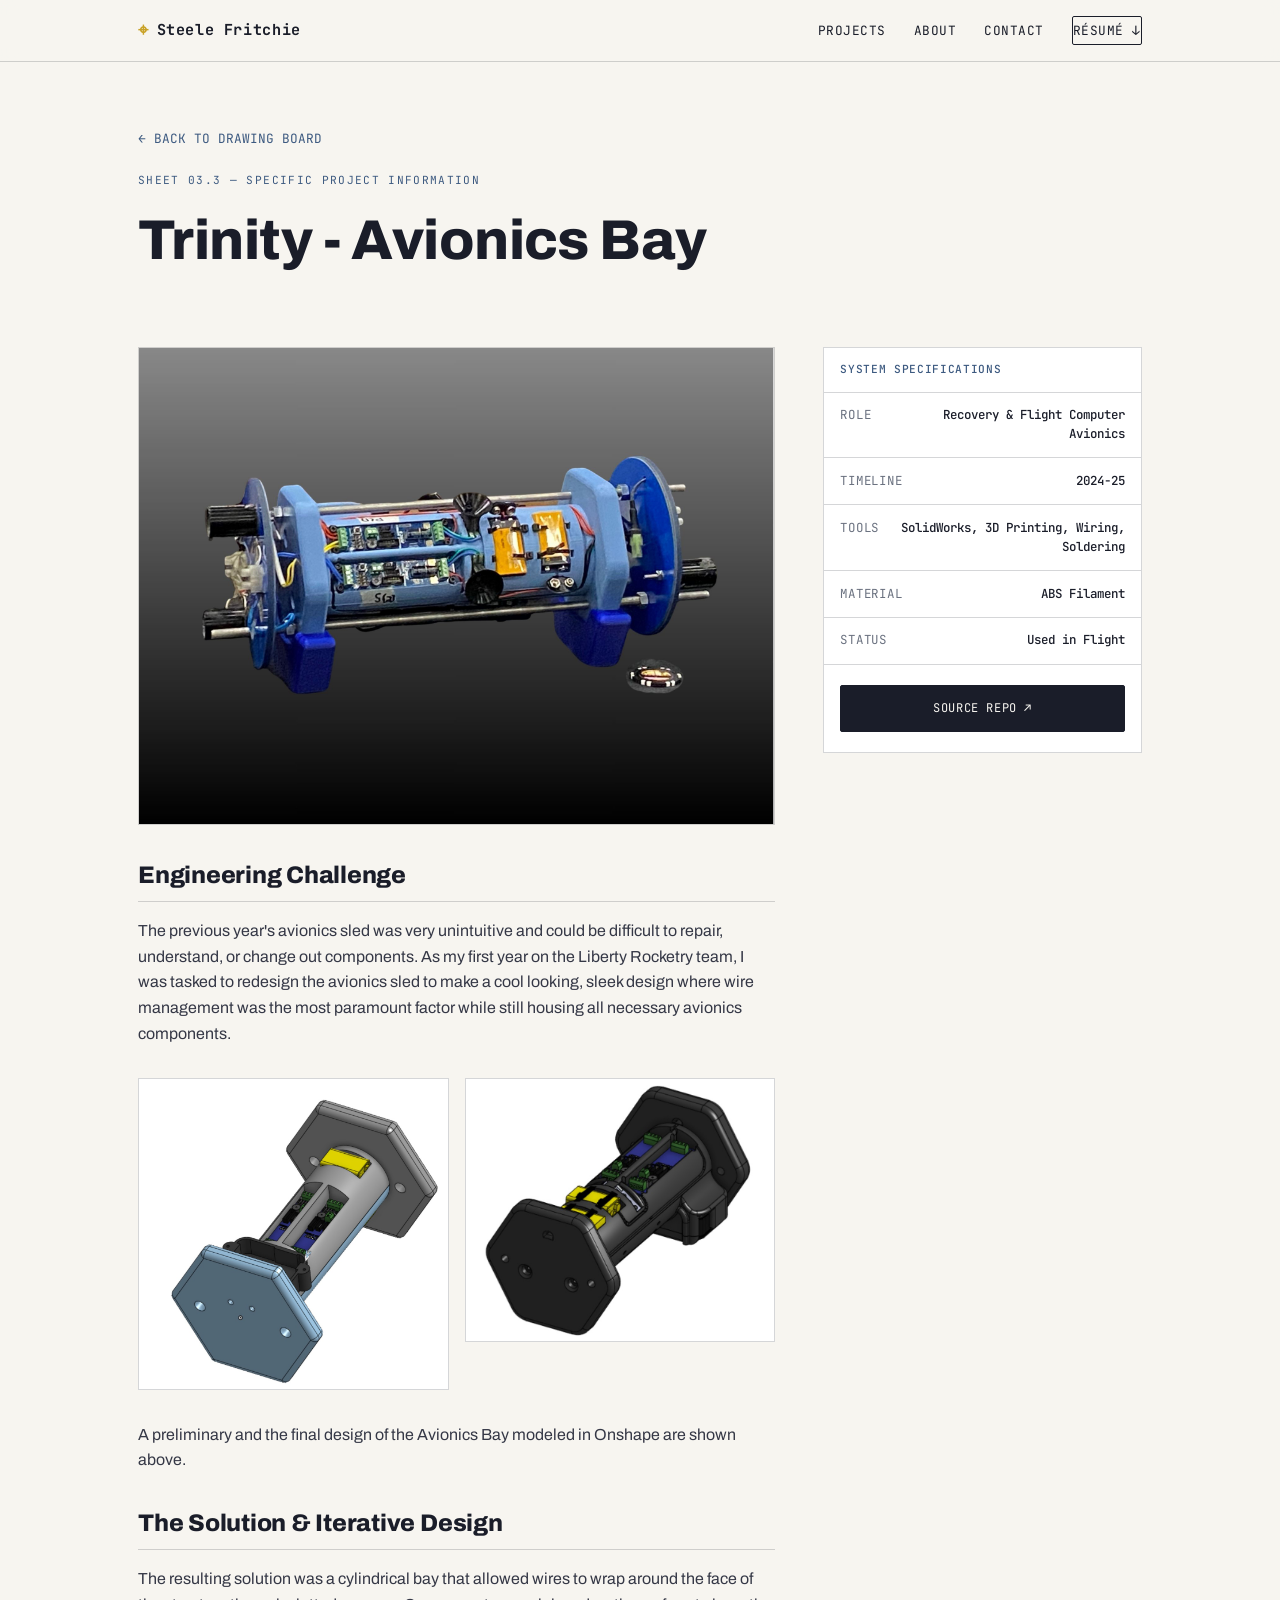
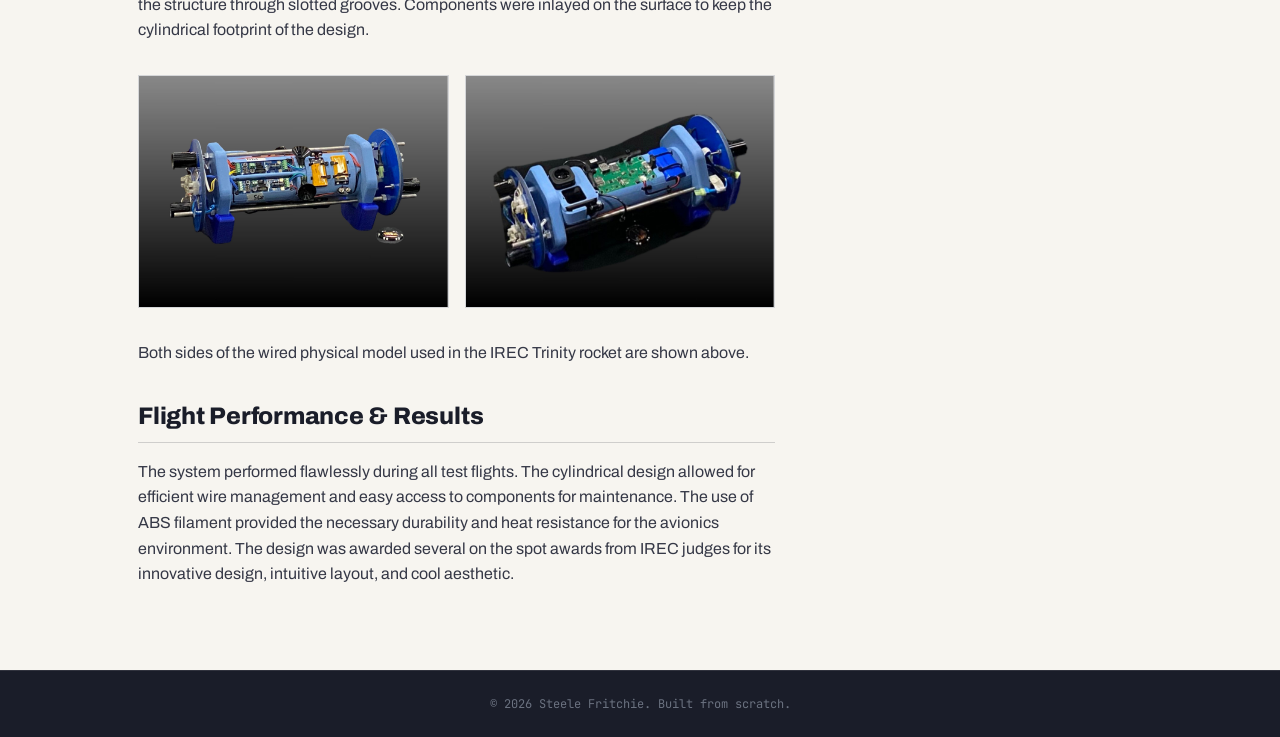
<file: trinity-avionics.html>
<!DOCTYPE html>
<html lang="en">
<head>
<meta charset="UTF-8">
<meta name="viewport" content="width=device-width, initial-scale=1.0">
<title>Trinity Avionics Bay — Steele Fritchie</title>
<link rel="preconnect" href="https://fonts.googleapis.com">
<link rel="preconnect" href="https://fonts.gstatic.com" crossorigin>
<link href="https://fonts.googleapis.com/css2?family=JetBrains+Mono:wght@400;500;700&family=Archivo:wght@400;500;600;700;800&display=swap" rel="stylesheet">
<link rel="stylesheet" href="style.css">
<style>
  /* Custom inline overrides to adapt style.css perfectly for a single project layout */
  .project-detail-hero {
    max-width: var(--max-width);
    margin: 0 auto;
    padding: clamp(2rem, 6vw, 4rem) var(--gap) 0;
  }
  .back-link {
    font-family: var(--font-mono);
    font-size: 0.8rem;
    color: var(--steel);
    display: inline-block;
    margin-bottom: 1.5rem;
  }
  .back-link:hover { color: var(--brass); }
  
  .project-body {
    max-width: var(--max-width);
    margin: 0 auto;
    padding: clamp(2rem, 6vw, 4rem) var(--gap);
    display: grid;
    grid-template-columns: 2fr 1fr;
    gap: var(--gap);
  }
  .project-main-content h3 {
    font-size: 1.5rem;
    margin: 2rem 0 1rem;
    border-bottom: 1px solid var(--line);
    padding-bottom: 0.5rem;
  }
  .project-main-content p {
    color: #353846;
    margin-bottom: 1.2rem;
    line-height: 1.6;
  }
  .gallery-grid {
    display: grid;
    grid-template-columns: 1fr 1fr;
    gap: 1rem;
    margin: 2rem 0;
  }
  .gallery-grid img {
    border: 1px solid var(--line);
    background: #fff;
  }
  @media (max-width: 800px) {
    .project-body { grid-template-columns: 1fr; }
  }
</style>
</head>
<body>

<header class="site-header">
  <div class="header-inner">
    <a href="index.html#top" class="brand">
      <span class="brand-mark">⌖</span>
      <span class="brand-name">Steele Fritchie</span>
    </a>
    <nav class="main-nav">
      <a href="index.html#projects">Projects</a>
      <a href="index.html#about">About</a>
      <a href="index.html#contact">Contact</a>
      <a href="files/FRITCHIE_STEELE_RESUME.pdf" class="nav-resume">Résumé ↓</a>
    </nav>
  </div>
</header>

<main>
  <section class="project-detail-hero">
    <a href="index.html#projects" class="back-link">← BACK TO DRAWING BOARD</a>
    <p class="title-block-label">SHEET 03.3 — SPECIFIC PROJECT INFORMATION</p>
    <h1 style="font-size: clamp(2.2rem, 5vw, 3.5rem);">Trinity - Avionics Bay</h1>
  </section>

  <section class="project-body">
    
    <div class="project-main-content">
      <img src="images/trinityavbay.jpg" alt="Trinity Avionics Bay" style="border: 1px solid var(--line); width: 100%;">
      
      <h3>Engineering Challenge</h3>
      <p>
        The previous year's avionics sled was very unintuitive and could 
        be difficult to repair, understand, or change out components. 
        As my first year on the Liberty Rocketry team, I was tasked to 
        redesign the avionics sled to make a cool looking, sleek design 
        where wire management was the most paramount factor while still 
        housing all necessary avionics components.
      </p>

      <div class="gallery-grid">
        <img src="images/trinityavbayonshape2.jpg" alt="Trinity Avionics Bay" onerror="this.style.background='#eee'; this.style.height='200px'">
        <img src="images/trinityavbayonshape1.jpg" alt="Trinity Avionics Bay Side 2" onerror="this.style.background='#eee'; this.style.height='200px'">
      </div>
      <p>
        A preliminary and the final design of the Avionics Bay modeled in Onshape are shown above.
      </p>
      
      <h3>The Solution & Iterative Design</h3>
      <p>
        The resulting solution was a cylindrical bay that allowed wires 
        to wrap around the face of the structure through slotted grooves. 
        Components were inlayed on the surface to keep the cylindrical 
        footprint of the design.
      </p>

      <div class="gallery-grid">
        <img src="images/trinityavbay.jpg" alt="Trinity Avionics Bay" onerror="this.style.background='#eee'; this.style.height='200px'">
        <img src="images/trinityavbay2.jpg" alt="Trinity Avionics Bay Side 2" onerror="this.style.background='#eee'; this.style.height='200px'">
      </div>

      <p>
        Both sides of the wired physical model used in the IREC Trinity rocket are shown above.
      </p>

      <h3>Flight Performance & Results</h3>
      <p>
        The system performed flawlessly during all test flights. The cylindrical design 
        allowed for efficient wire management and easy access to components for maintenance. 
        The use of ABS filament provided the necessary durability and heat resistance for 
        the avionics environment. The design was awarded several on the spot awards from IREC
        judges for its innovative design, intuitive layout, and cool aesthetic.
      </p>
    </div>

    <aside class="project-sidebar">
      <div class="hero-spec" style="background: #fff; position: sticky; top: 100px;">
        <div class="spec-row"><span style="text-transform: uppercase; font-size: 0.7rem; color: var(--steel);" colspan="2">System Specifications</span></div>
        <div class="spec-row"><span>ROLE</span><span>Recovery & Flight Computer Avionics</span></div>
        <div class="spec-row"><span>TIMELINE</span><span>2024-25</span></div>
        <div class="spec-row"><span>TOOLS</span><span>SolidWorks, 3D Printing, Wiring, Soldering</span></div>
        <div class="spec-row"><span>MATERIAL</span><span>ABS Filament</span></div>
        <div class="spec-row"><span>STATUS</span><span>Used in Flight</span></div>
        <div class="spec-row" style="padding: 1.25rem 1rem;">
          <a href="https://github.com/steelefritchie" target="_blank" class="btn btn-primary" style="width: 100%; text-align: center; font-size: 0.75rem;">Source Repo ↗</a>
        </div>
      </div>
    </aside>

  </section>
</main>

<footer class="site-footer">
  <p>© <span id="year"></span> Steele Fritchie. Built from scratch.</p>
</footer>

<script>
  document.getElementById('year').textContent = new Date().getFullYear();
</script>
</body>
</html>
</file>
<file: style.css>
/* =========================================================
   TOKENS
   ========================================================= */
:root {
  --ink: #1A1D29;        /* blueprint navy-black */
  --paper: #F7F5F0;      /* warm paper white */
  --steel: #3D5A80;      /* steel blue accent */
  --brass: #C9A227;      /* callout/highlight accent — use sparingly */
  --dim: #6B7280;        /* dimension-line gray */
  --line: rgba(26, 29, 41, 0.18);

  --font-display: "Archivo", sans-serif;
  --font-mono: "JetBrains Mono", monospace;

  --max-width: 1100px;
  --gap: clamp(1.5rem, 4vw, 3rem);
}

/* =========================================================
   RESET & BASE
   ========================================================= */
* { box-sizing: border-box; }
html { scroll-behavior: smooth; }

@media (prefers-reduced-motion: reduce) {
  html { scroll-behavior: auto; }
  * { animation-duration: 0.01ms !important; transition-duration: 0.01ms !important; }
}

body {
  margin: 0;
  background: var(--paper);
  color: var(--ink);
  font-family: var(--font-display);
  font-size: 16px;
  line-height: 1.5;
  -webkit-font-smoothing: antialiased;
}

img {
  max-width: 100%;
  display: block;
  height: auto;
}

a {
  color: inherit;
  text-decoration: none;
}

h1, h2, h3 {
  margin: 0;
  font-weight: 800;
  letter-spacing: -0.01em;
}

p { margin: 0; }

:focus-visible {
  outline: 2px solid var(--steel);
  outline-offset: 3px;
}

/* Title-block style eyebrow label, used throughout as a structural device
   (mirrors a real drawing's "SHEET / TITLE" stamp) */
.title-block-label {
  font-family: var(--font-mono);
  font-size: 0.7rem;
  letter-spacing: 0.12em;
  text-transform: uppercase;
  color: var(--steel);
  margin: 0 0 0.6rem;
}

/* =========================================================
   HEADER
   ========================================================= */
.site-header {
  position: sticky;
  top: 0;
  z-index: 50;
  background: rgba(247, 245, 240, 0.9);
  backdrop-filter: blur(8px);
  border-bottom: 1px solid var(--line);
}

.header-inner {
  max-width: var(--max-width);
  margin: 0 auto;
  padding: 1rem var(--gap);
  display: flex;
  align-items: center;
  justify-content: space-between;
}

.brand {
  display: flex;
  align-items: center;
  gap: 0.5rem;
  font-family: var(--font-mono);
  font-weight: 700;
  letter-spacing: 0.04em;
  font-size: 0.95rem;
}

.brand-mark {
  color: var(--brass);
  font-size: 1.1rem;
}

.main-nav {
  display: flex;
  align-items: center;
  gap: 1.75rem;
  font-family: var(--font-mono);
  font-size: 0.8rem;
  letter-spacing: 0.04em;
  text-transform: uppercase;
}

.main-nav a {
  position: relative;
  padding: 0.25rem 0;
}

.main-nav a:not(.nav-resume)::after {
  content: "";
  position: absolute;
  left: 0;
  bottom: -2px;
  width: 0%;
  height: 1px;
  background: var(--brass);
  transition: width 0.2s ease;
}

.main-nav a:not(.nav-resume):hover::after {
  width: 100%;
}

.nav-resume {
  border: 1px solid var(--ink);
  padding: 0.4rem 0.8rem;
  border-radius: 2px;
}

.nav-resume:hover {
  background: var(--ink);
  color: var(--paper);
}

@media (max-width: 640px) {
  .main-nav { gap: 1rem; font-size: 0.7rem; }
}

/* =========================================================
   CORNER MARKS — signature element
   Mimics alignment/registration marks on a drafting sheet.
   ========================================================= */
.corner-mark {
  position: absolute;
  width: 18px;
  height: 18px;
  pointer-events: none;
}
.corner-mark::before,
.corner-mark::after {
  content: "";
  position: absolute;
  background: var(--ink);
  opacity: 0.35;
}
.corner-mark::before { width: 100%; height: 1px; top: 0; left: 0; }
.corner-mark::after  { width: 1px; height: 100%; top: 0; left: 0; }

.corner-tl { top: 1rem; left: 1rem; }
.corner-tr { top: 1rem; right: 1rem; }
.corner-tr::before { right: 0; left: auto; }
.corner-tr::after  { right: 0; left: auto; }
.corner-bl { bottom: 1rem; left: 1rem; }
.corner-bl::before { bottom: 0; top: auto; }
.corner-bl::after  { bottom: 0; top: auto; }
.corner-br { bottom: 1rem; right: 1rem; }
.corner-br::before { bottom: 0; top: auto; right: 0; left: auto; }
.corner-br::after  { bottom: 0; top: auto; right: 0; left: auto; }

/* =========================================================
   HERO
   ========================================================= */
.hero {
  position: relative;
  max-width: var(--max-width);
  margin: 0 auto;
  padding: clamp(3rem, 10vw, 7rem) var(--gap) clamp(3rem, 8vw, 5rem);
}

.hero-grid {
  display: grid;
  grid-template-columns: 1.6fr 1fr;
  gap: var(--gap);
  align-items: start;
}

.hero h1 {
  font-size: clamp(2.75rem, 7vw, 5rem);
  line-height: 0.95;
  margin-bottom: 0.75rem;
}

.hero-role {
  font-family: var(--font-mono);
  font-size: 0.85rem;
  letter-spacing: 0.06em;
  text-transform: uppercase;
  color: var(--dim);
  margin-bottom: 1.5rem;
}

.hero-blurb {
  font-size: 1.05rem;
  max-width: 36em;
  color: #353846;
  margin-bottom: 2rem;
}

.hero-actions {
  display: flex;
  gap: 1rem;
  flex-wrap: wrap;
}

/* Experience log — sits under the hero buttons, styled like a running
   entry log on a spec sheet (title-block label + ruled list) */
.experience-log {
  margin-top: 2.75rem;
  border-top: 1px solid var(--ink);
  padding-top: 1.25rem;
  max-width: 42em;
}

.exp-list {
  list-style: none;
  margin: 0;
  padding: 0;
  display: flex;
  flex-direction: column;
}

.exp-item {
  padding: 0.9rem 0;
  border-bottom: 1px solid var(--line);
}
.exp-item:last-child { border-bottom: none; }

.exp-row {
  display: flex;
  justify-content: space-between;
  align-items: baseline;
  gap: 1rem;
  margin-bottom: 0.3rem;
}

.exp-title {
  font-weight: 700;
  font-size: 0.98rem;
}

.exp-date {
  font-family: var(--font-mono);
  font-size: 0.72rem;
  letter-spacing: 0.04em;
  color: var(--dim);
  white-space: nowrap;
  flex-shrink: 0;
}

.exp-desc {
  font-size: 0.9rem;
  color: #353846;
  line-height: 1.5;
}

@media (max-width: 480px) {
  .exp-row {
    flex-direction: column;
    align-items: flex-start;
    gap: 0.15rem;
  }
}

.btn {
  font-family: var(--font-mono);
  font-size: 0.8rem;
  letter-spacing: 0.05em;
  text-transform: uppercase;
  padding: 0.85rem 1.5rem;
  border-radius: 2px;
  border: 1px solid var(--ink);
  transition: background 0.2s ease, color 0.2s ease, transform 0.15s ease;
}

.btn-primary {
  background: var(--ink);
  color: var(--paper);
}
.btn-primary:hover { background: var(--steel); border-color: var(--steel); transform: translateY(-1px); }

.btn-ghost {
  background: transparent;
  color: var(--ink);
}
.btn-ghost:hover { background: var(--ink); color: var(--paper); transform: translateY(-1px); }

/* Spec sheet panel beside the hero text — like a datasheet corner table */
.hero-spec {
  border: 1px solid var(--line);
  font-family: var(--font-mono);
  font-size: 0.78rem;
  align-self: stretch;
}

.spec-row {
  display: flex;
  justify-content: space-between;
  gap: 1rem;
  padding: 0.85rem 1rem;
  border-bottom: 1px solid var(--line);
}
.spec-row:last-child { border-bottom: none; }
.spec-row span:first-child {
  color: var(--dim);
  letter-spacing: 0.06em;
}
.spec-row span:last-child {
  text-align: right;
  font-weight: 500;
}

@media (max-width: 800px) {
  .hero-grid { grid-template-columns: 1fr; }
}

/* =========================================================
   PROJECTS
   ========================================================= */
.projects {
  max-width: var(--max-width);
  margin: 0 auto;
  padding: clamp(2rem, 6vw, 4rem) var(--gap);
}

.section-head {
  margin-bottom: 2.5rem;
  border-bottom: 1px solid var(--ink);
  padding-bottom: 1.25rem;
}

.section-head h2 {
  font-size: clamp(1.75rem, 4vw, 2.5rem);
}

.sheet-stack {
  display: flex;
  flex-direction: column;
  gap: clamp(2rem, 5vw, 3.5rem);
}

.sheet {
  display: grid;
  grid-template-columns: 1.3fr 1fr;
  gap: 0;
  border: 1px solid var(--line);
  background: #fff;
}

.sheet-reverse {
  grid-template-columns: 1fr 1.3fr;
}
.sheet-reverse .sheet-image { order: 2; }
.sheet-reverse .sheet-titleblock { order: 1; }

.sheet-image {
  background: var(--ink);
  aspect-ratio: 4 / 3;
  overflow: hidden;
}

.sheet-image img {
  width: 100%;
  height: 100%;
  object-fit: cover;
  filter: grayscale(15%);
  transition: filter 0.3s ease, transform 0.4s ease;
}

.sheet:hover .sheet-image img {
  filter: grayscale(0%);
  transform: scale(1.02);
}

.sheet-titleblock {
  padding: 1.75rem;
  display: flex;
  flex-direction: column;
  gap: 1rem;
}

.tb-row.tb-main {
  display: flex;
  justify-content: space-between;
  align-items: baseline;
  border-bottom: 1px solid var(--ink);
  padding-bottom: 0.75rem;
}

.tb-main .tb-value {
  font-family: var(--font-display);
  font-weight: 700;
  font-size: 1.25rem;
}

.tb-label {
  font-family: var(--font-mono);
  font-size: 0.65rem;
  letter-spacing: 0.1em;
  text-transform: uppercase;
  color: var(--dim);
}

.tb-grid {
  display: grid;
  grid-template-columns: 1fr 1fr;
  gap: 0.75rem 1rem;
}

.tb-cell {
  display: flex;
  flex-direction: column;
  gap: 0.2rem;
}

.tb-cell .tb-value {
  font-family: var(--font-mono);
  font-size: 0.85rem;
}

.tb-desc {
  font-size: 0.95rem;
  color: #353846;
  line-height: 1.55;
}

.tb-link {
  font-family: var(--font-mono);
  font-size: 0.78rem;
  text-transform: uppercase;
  letter-spacing: 0.04em;
  color: var(--steel);
  margin-top: auto;
  padding-top: 0.5rem;
}
.tb-link:hover { color: var(--brass); }

@media (max-width: 800px) {
  .sheet, .sheet-reverse {
    grid-template-columns: 1fr;
  }
  .sheet-reverse .sheet-image,
  .sheet-reverse .sheet-titleblock {
    order: initial;
  }
}

/* =========================================================
   ABOUT
   ========================================================= */
.about {
  max-width: var(--max-width);
  margin: 0 auto;
  padding: clamp(2rem, 6vw, 4rem) var(--gap);
  border-top: 1px solid var(--ink);
}

.about-grid {
  display: grid;
  grid-template-columns: 0.8fr 1.4fr;
  gap: var(--gap);
}

.about-photo img {
  width: 100%;
  aspect-ratio: 3 / 4;
  object-fit: cover;
  filter: grayscale(15%);
  border: 1px solid var(--line);
}

.about-text h2 {
  font-size: clamp(1.75rem, 4vw, 2.25rem);
  margin-bottom: 1.25rem;
}

.about-text p {
  margin-bottom: 1rem;
  color: #353846;
  max-width: 42em;
}

.skills-block {
  margin-top: 1.75rem;
  border-top: 1px solid var(--line);
  padding-top: 1.25rem;
}

.skills-list {
  list-style: none;
  margin: 0;
  padding: 0;
  display: flex;
  flex-wrap: wrap;
  gap: 0.6rem;
}

.skills-list li {
  font-family: var(--font-mono);
  font-size: 0.78rem;
  border: 1px solid var(--ink);
  padding: 0.35rem 0.7rem;
  border-radius: 2px;
}

@media (max-width: 800px) {
  .about-grid { grid-template-columns: 1fr; }
  .about-photo { max-width: 240px; }
}

/* =========================================================
   CONTACT
   ========================================================= */
.contact {
  background: var(--ink);
  color: var(--paper);
  padding: clamp(3rem, 8vw, 6rem) var(--gap);
}

.contact-inner {
  max-width: var(--max-width);
  margin: 0 auto;
}

.contact .title-block-label { color: var(--brass); }

.contact h2 {
  font-size: clamp(2rem, 5vw, 3rem);
  margin-bottom: 1rem;
}

.contact-blurb {
  color: rgba(247, 245, 240, 0.75);
  max-width: 36em;
  margin-bottom: 2.5rem;
  font-size: 1.05rem;
}

.contact-links {
  display: flex;
  flex-direction: column;
  gap: 0;
  border-top: 1px solid rgba(247, 245, 240, 0.2);
}

.contact-link {
  display: flex;
  justify-content: space-between;
  align-items: center;
  padding: 1.25rem 0;
  border-bottom: 1px solid rgba(247, 245, 240, 0.2);
  transition: padding-left 0.2s ease, color 0.2s ease;
}

.contact-link:hover {
  padding-left: 0.75rem;
  color: var(--brass);
}

.contact-label {
  font-family: var(--font-mono);
  font-size: 0.75rem;
  letter-spacing: 0.1em;
  color: rgba(247, 245, 240, 0.5);
}

.contact-value {
  font-family: var(--font-mono);
  font-size: 1rem;
}

@media (max-width: 600px) {
  .contact-link { flex-direction: column; align-items: flex-start; gap: 0.35rem; }
}

/* =========================================================
   FOOTER
   ========================================================= */
.site-footer {
  text-align: center;
  padding: 1.5rem var(--gap);
  font-family: var(--font-mono);
  font-size: 0.75rem;
  color: var(--dim);
  background: var(--ink);
  border-top: 1px solid rgba(247, 245, 240, 0.1);
}
/* =========================================================
   EXPERIENCE SECTION OVERRIDES (COVER SHEET VARIANT)
   ========================================================= */
.experience {
  position: relative;
  max-width: var(--max-width);
  margin: 0 auto;
  /* Clean breathing room top/bottom, matching hero inner boundaries */
  padding: clamp(3rem, 8vw, 6rem) var(--gap);
  border-top: 1px dashed var(--line);
}

.experience .hero-grid {
  align-items: center;
}

.experience .exp-item:first-child {
  padding-top: 0;
}

@media (max-width: 800px) {
  .experience .hero-spec {
    margin-top: 1.5rem;
  }
}

/* =========================================================
   RESPONSIVE BLUEPRINT VIDEO EMBED CONTAINER
   ========================================================= */
.blueprint-video-container {
  width: 100%;
  margin-top: 3rem; /* Creates perfect separation spacing below your photo collage track */
  padding: 1.5rem;
  background: var(--paper);
  border: 1px solid var(--line);
  box-sizing: border-box;
}

.video-ratio-lock {
  position: relative;
  width: 100%;
  height: 0;
  padding-bottom: 56.25%; /* Mathematical ratio rule forcing a clean 16:9 aspect frame box */
  overflow: hidden;
  background: #000; /* Deep backdrop layer while video buffers */
  border: 1px solid var(--line);
}

.video-ratio-lock iframe {
  position: absolute;
  top: 0;
  left: 0;
  width: 100%;
  height: 100%;
  object-fit: cover;
}

/* =========================================================
   BROADCAST ROW LINK (MATCHES CONTACT SECTION LINKS)
   ========================================================= */
.media-broadcast-row {
  display: flex;
  flex-direction: column;
  gap: 0;
  border-top: 1px solid var(--line);
}

.broadcast-strip-link {
  display: flex;
  justify-content: space-between;
  align-items: center;
  padding: 1.25rem 0;
  border-bottom: 1px solid var(--line);
  text-decoration: none;
  color: var(--ink);
  transition: padding-left 0.2s ease, color 0.2s ease;
}

.broadcast-strip-link:hover {
  padding-left: 0.75rem;
  color: var(--brass);
}

.broadcast-label {
  font-family: var(--font-mono);
  font-size: 0.75rem;
  letter-spacing: 0.1em;
  font-weight: 700;
  color: var(--steel);
}

.broadcast-value {
  font-family: var(--font-mono);
  font-size: 0.95rem;
}

/* Responsive adjustment for tight viewport tracking profiles */
@media (max-width: 600px) {
  .broadcast-strip-link { 
    flex-direction: column; 
    align-items: flex-start; 
    gap: 0.35rem; 
  }
}
</file>
